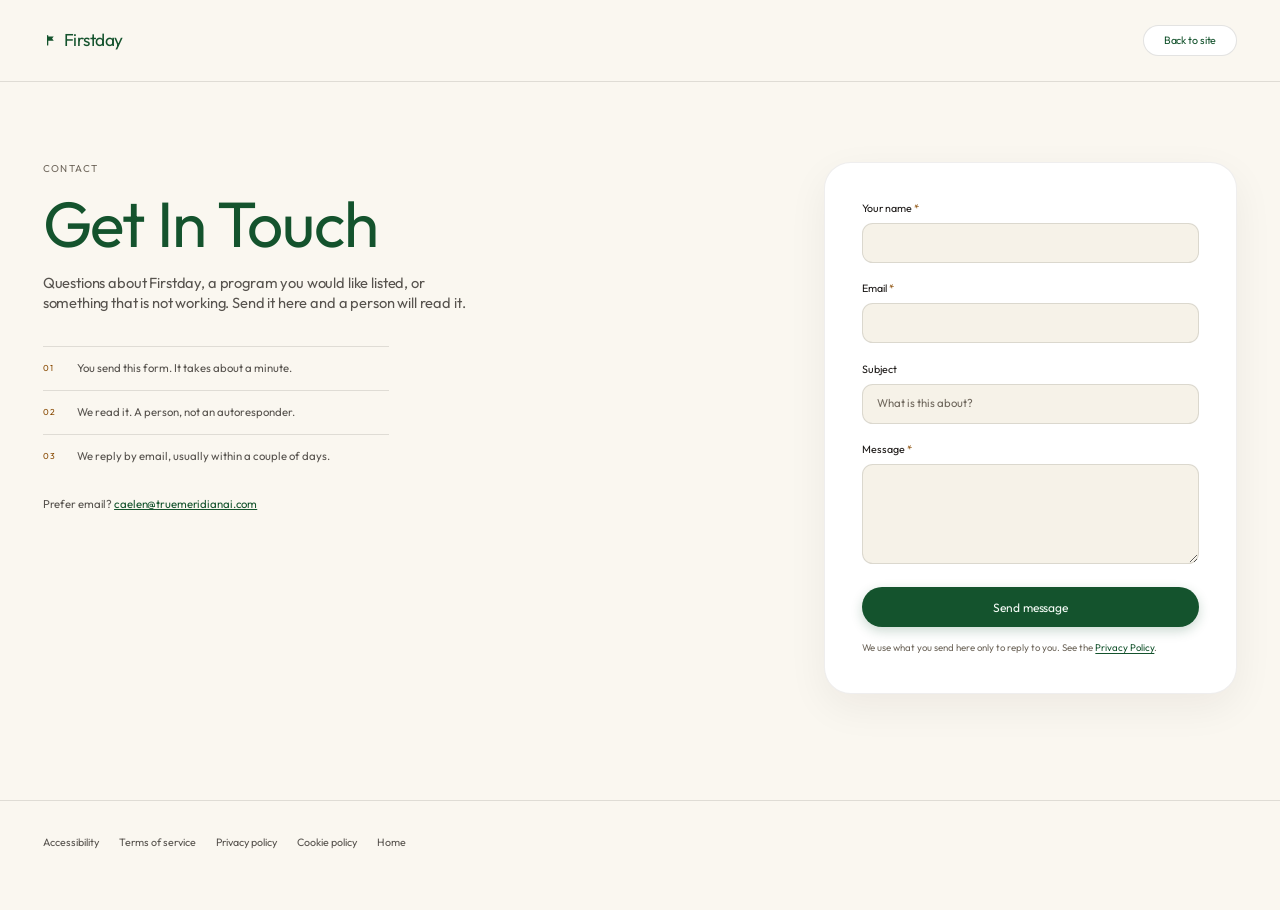
<file: contact.html>
<!DOCTYPE html>
<html lang="en-CA">
<head>
<meta charset="utf-8">
<meta name="viewport" content="width=device-width, initial-scale=1">
<title>Contact · Firstday</title>
<meta name="description" content="Get in touch with Firstday. For anyone looking for a trial day, and for the organizations that host them.">
<meta name="theme-color" content="#faf7f0">
<meta name="robots" content="index, follow">
<link rel="preconnect" href="https://fonts.googleapis.com">
<link rel="preconnect" href="https://fonts.gstatic.com" crossorigin>
<link href="https://fonts.googleapis.com/css2?family=Outfit:wght@300;400;500&display=swap" rel="stylesheet">
<link rel="stylesheet" href="assets/css/styles.css">
<link rel="stylesheet" href="assets/css/form.css">
<link rel="icon" href="data:image/svg+xml,<svg xmlns='http://www.w3.org/2000/svg' viewBox='0 0 24 24'><rect width='24' height='24' rx='6' fill='%2314532d'/><path d='M7.6 4.4v15.2' stroke='%23faf7f0' stroke-width='2' stroke-linecap='round'/><path d='M7.6 5.6h9.6l-2.6 3.4 2.6 3.4H7.6z' fill='%23faf7f0'/></svg>">
</head>
<body>

<a class="skip-link" href="#form">Skip to the form</a>

<header class="doc-head">
  <a class="wordmark" href="index.html">
    <svg viewBox="0 0 24 24" fill="none" aria-hidden="true">
      <path d="M7.6 4.4v15.2" stroke="currentColor" stroke-width="2.1" stroke-linecap="round"/>
      <path d="M7.6 5.6h10l-2.7 3.5 2.7 3.5h-10z" fill="currentColor"/>
    </svg>
    Firstday
  </a>
  <a class="btn btn--ghost" href="index.html">Back to site</a>
</header>

<main class="form-page">

  <div class="form-page__intro">
    <p class="eyebrow">Contact</p>
    <h1>Get In Touch</h1>
    <p class="lede">Questions about Firstday, a program you would like listed, or something that is not working. Send it here and a person will read it.</p>

    <ol class="next-steps">
      <li>You send this form. It takes about a minute.</li>
      <li>We read it. A person, not an autoresponder.</li>
      <li>We reply by email, usually within a couple of days.</li>
    </ol>

    <p class="lede" style="margin-top:calc(28 * var(--px));font-size:calc(17 * var(--px))">Prefer email? <a href="mailto:caelen@truemeridianai.com" style="color:var(--forest);text-decoration:underline">caelen@truemeridianai.com</a></p>
  </div>

  <div class="form-card" id="form">

    <form id="contactForm" novalidate>

      <div class="field" data-field>
        <label for="name">Your name <span class="req" aria-hidden="true">*</span></label>
        <input type="text" id="name" name="name" autocomplete="name" required
               data-error="Please tell us what to call you.">
        <p class="field-error" id="name-error" role="alert"></p>
      </div>

      <div class="field" data-field>
        <label for="email">Email <span class="req" aria-hidden="true">*</span></label>
        <input type="email" id="email" name="email" autocomplete="email" required
               inputmode="email" data-error="That email does not look right. Check it over?">
        <p class="field-error" id="email-error" role="alert"></p>
      </div>

      <div class="field" data-field>
        <label for="subject">Subject</label>
        <input type="text" id="subject" name="subject"
               placeholder="What is this about?">
      </div>

      <div class="field" data-field>
        <label for="message">Message <span class="req" aria-hidden="true">*</span></label>
        <textarea id="message" name="message" required minlength="10"
                  data-error="A sentence or two, so we know how to help."></textarea>
        <p class="field-error" id="message-error" role="alert"></p>
      </div>

      <button class="btn btn--primary" type="submit" id="submitBtn">Send message</button>

      <p class="form-foot">We use what you send here only to reply to you. See the <a href="legal/privacy.html">Privacy Policy</a>.</p>

      <div class="form-status" id="formStatus" role="status" aria-live="polite"></div>
    </form>

    <div class="form-done" id="formDone">
      <div class="form-done__mark" aria-hidden="true">
        <svg viewBox="0 0 24 24" fill="none"><path d="M4 12.5 9.5 18 20 6.5" stroke="currentColor" stroke-width="2.4" stroke-linecap="round" stroke-linejoin="round"/></svg>
      </div>
      <h2>Got it</h2>
      <p>Thanks for writing. We will get back to you by email.</p>
    </div>

  </div>

</main>

<nav class="doc-foot" aria-label="Legal">
  <a href="legal/accessibility.html">Accessibility</a>
  <a href="legal/terms.html">Terms of service</a>
  <a href="legal/privacy.html">Privacy policy</a>
  <a href="legal/cookies.html">Cookie policy</a>
  <a href="index.html">Home</a>
</nav>

<script src="assets/js/form.js"></script>
</body>
</html>
</file>
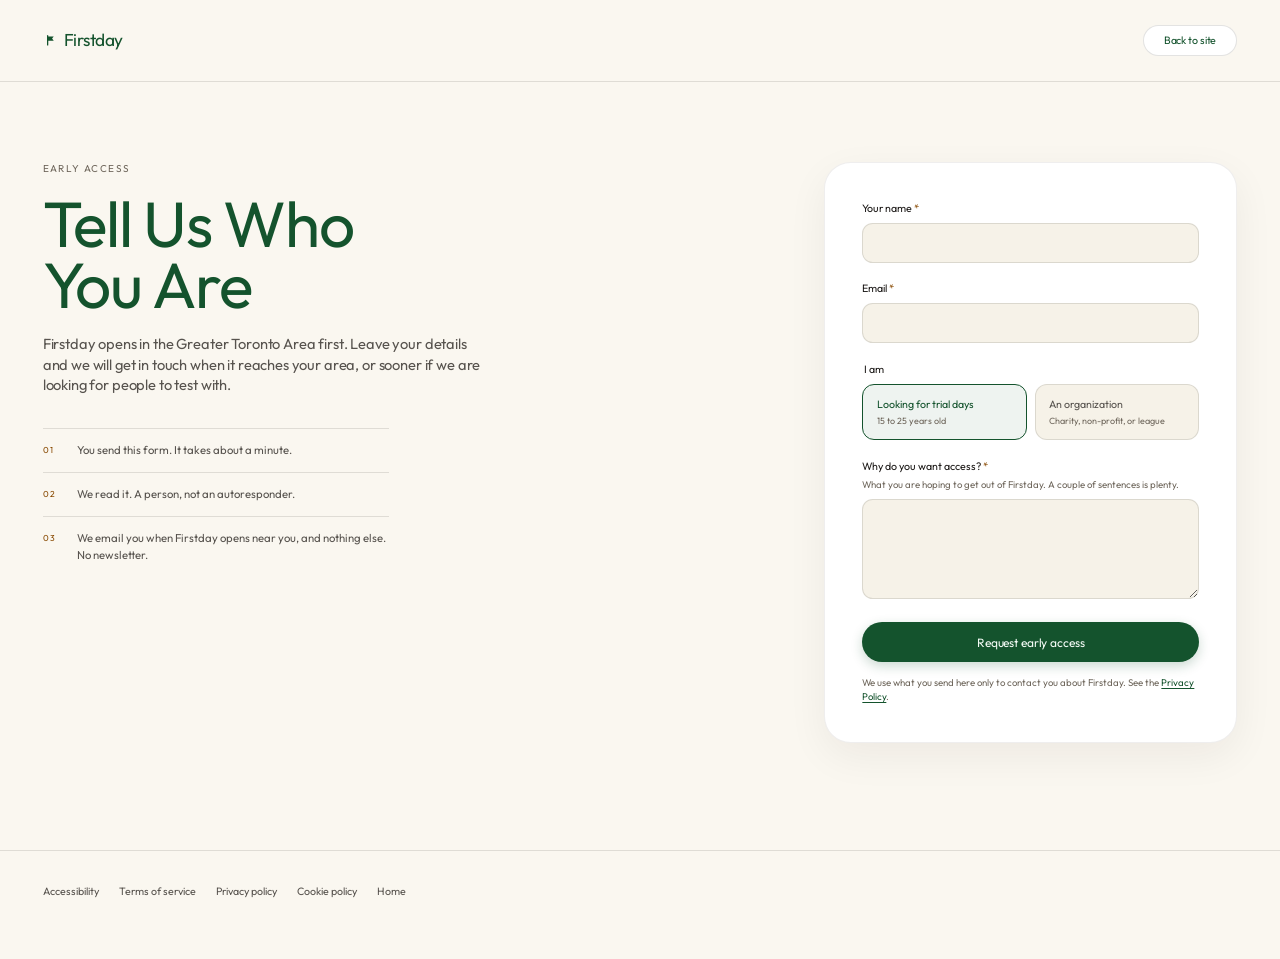
<file: early-access.html>
<!DOCTYPE html>
<html lang="en-CA">
<head>
<meta charset="utf-8">
<meta name="viewport" content="width=device-width, initial-scale=1">
<title>Get early access · Firstday</title>
<meta name="description" content="Join the Firstday early access list. For youth aged 15 to 25 in the Greater Toronto Area, and for the organizations that host them.">
<meta name="theme-color" content="#faf7f0">
<meta name="robots" content="index, follow">
<link rel="preconnect" href="https://fonts.googleapis.com">
<link rel="preconnect" href="https://fonts.gstatic.com" crossorigin>
<link href="https://fonts.googleapis.com/css2?family=Outfit:wght@300;400;500&display=swap" rel="stylesheet">
<link rel="stylesheet" href="assets/css/styles.css">
<link rel="stylesheet" href="assets/css/form.css">
<link rel="icon" href="data:image/svg+xml,<svg xmlns='http://www.w3.org/2000/svg' viewBox='0 0 24 24'><rect width='24' height='24' rx='6' fill='%2314532d'/><path d='M7.6 4.4v15.2' stroke='%23faf7f0' stroke-width='2' stroke-linecap='round'/><path d='M7.6 5.6h9.6l-2.6 3.4 2.6 3.4H7.6z' fill='%23faf7f0'/></svg>">
</head>
<body>

<a class="skip-link" href="#form">Skip to the form</a>

<header class="doc-head">
  <a class="wordmark" href="index.html">
    <svg viewBox="0 0 24 24" fill="none" aria-hidden="true">
      <path d="M7.6 4.4v15.2" stroke="currentColor" stroke-width="2.1" stroke-linecap="round"/>
      <path d="M7.6 5.6h10l-2.7 3.5 2.7 3.5h-10z" fill="currentColor"/>
    </svg>
    Firstday
  </a>
  <a class="btn btn--ghost" href="index.html">Back to site</a>
</header>

<main class="form-page">

  <div class="form-page__intro">
    <p class="eyebrow">Early access</p>
    <h1>Tell Us Who<br>You Are</h1>
    <p class="lede">Firstday opens in the Greater Toronto Area first. Leave your details and we will get in touch when it reaches your area, or sooner if we are looking for people to test with.</p>

    <ol class="next-steps">
      <li>You send this form. It takes about a minute.</li>
      <li>We read it. A person, not an autoresponder.</li>
      <li>We email you when Firstday opens near you, and nothing else. No newsletter.</li>
    </ol>
  </div>

  <div class="form-card" id="form">

    <form id="earlyAccess" novalidate>

      <div class="field" data-field>
        <label for="name">Your name <span class="req" aria-hidden="true">*</span></label>
        <input type="text" id="name" name="name" autocomplete="name" required
               data-error="Please tell us what to call you.">
        <p class="field-error" id="name-error" role="alert"></p>
      </div>

      <div class="field" data-field>
        <label for="email">Email <span class="req" aria-hidden="true">*</span></label>
        <input type="email" id="email" name="email" autocomplete="email" required
               inputmode="email" data-error="That email does not look right. Check it over?">
        <p class="field-error" id="email-error" role="alert"></p>
      </div>

      <fieldset class="fieldset">
        <legend class="fieldset__legend">I am</legend>
        <div class="choices">
          <label class="choice">
            <input type="radio" name="audience" value="youth" checked>
            <span>Looking for trial days<small>15 to 25 years old</small></span>
          </label>
          <label class="choice">
            <input type="radio" name="audience" value="organization">
            <span>An organization<small>Charity, non-profit, or league</small></span>
          </label>
        </div>
      </fieldset>

      <div class="field" data-field>
        <label for="message">Why do you want access? <span class="req" aria-hidden="true">*</span></label>
        <span class="hint">What you are hoping to get out of Firstday. A couple of sentences is plenty.</span>
        <textarea id="message" name="message" required minlength="10"
                  data-error="A sentence or two, so we know how to help."></textarea>
        <p class="field-error" id="message-error" role="alert"></p>
      </div>

      <button class="btn btn--primary" type="submit" id="submitBtn">Request early access</button>

      <p class="form-foot">We use what you send here only to contact you about Firstday. See the <a href="legal/privacy.html">Privacy Policy</a>.</p>

      <div class="form-status" id="formStatus" role="status" aria-live="polite"></div>
    </form>

    <div class="form-done" id="formDone">
      <div class="form-done__mark" aria-hidden="true">
        <svg viewBox="0 0 24 24" fill="none"><path d="M4 12.5 9.5 18 20 6.5" stroke="currentColor" stroke-width="2.4" stroke-linecap="round" stroke-linejoin="round"/></svg>
      </div>
      <h2>Got it</h2>
      <p>Thanks. We will email you when Firstday opens in your area.</p>
    </div>

  </div>

</main>

<nav class="doc-foot" aria-label="Legal">
  <a href="legal/accessibility.html">Accessibility</a>
  <a href="legal/terms.html">Terms of service</a>
  <a href="legal/privacy.html">Privacy policy</a>
  <a href="legal/cookies.html">Cookie policy</a>
  <a href="index.html">Home</a>
</nav>

<script src="assets/js/form.js"></script>
</body>
</html>
</file>
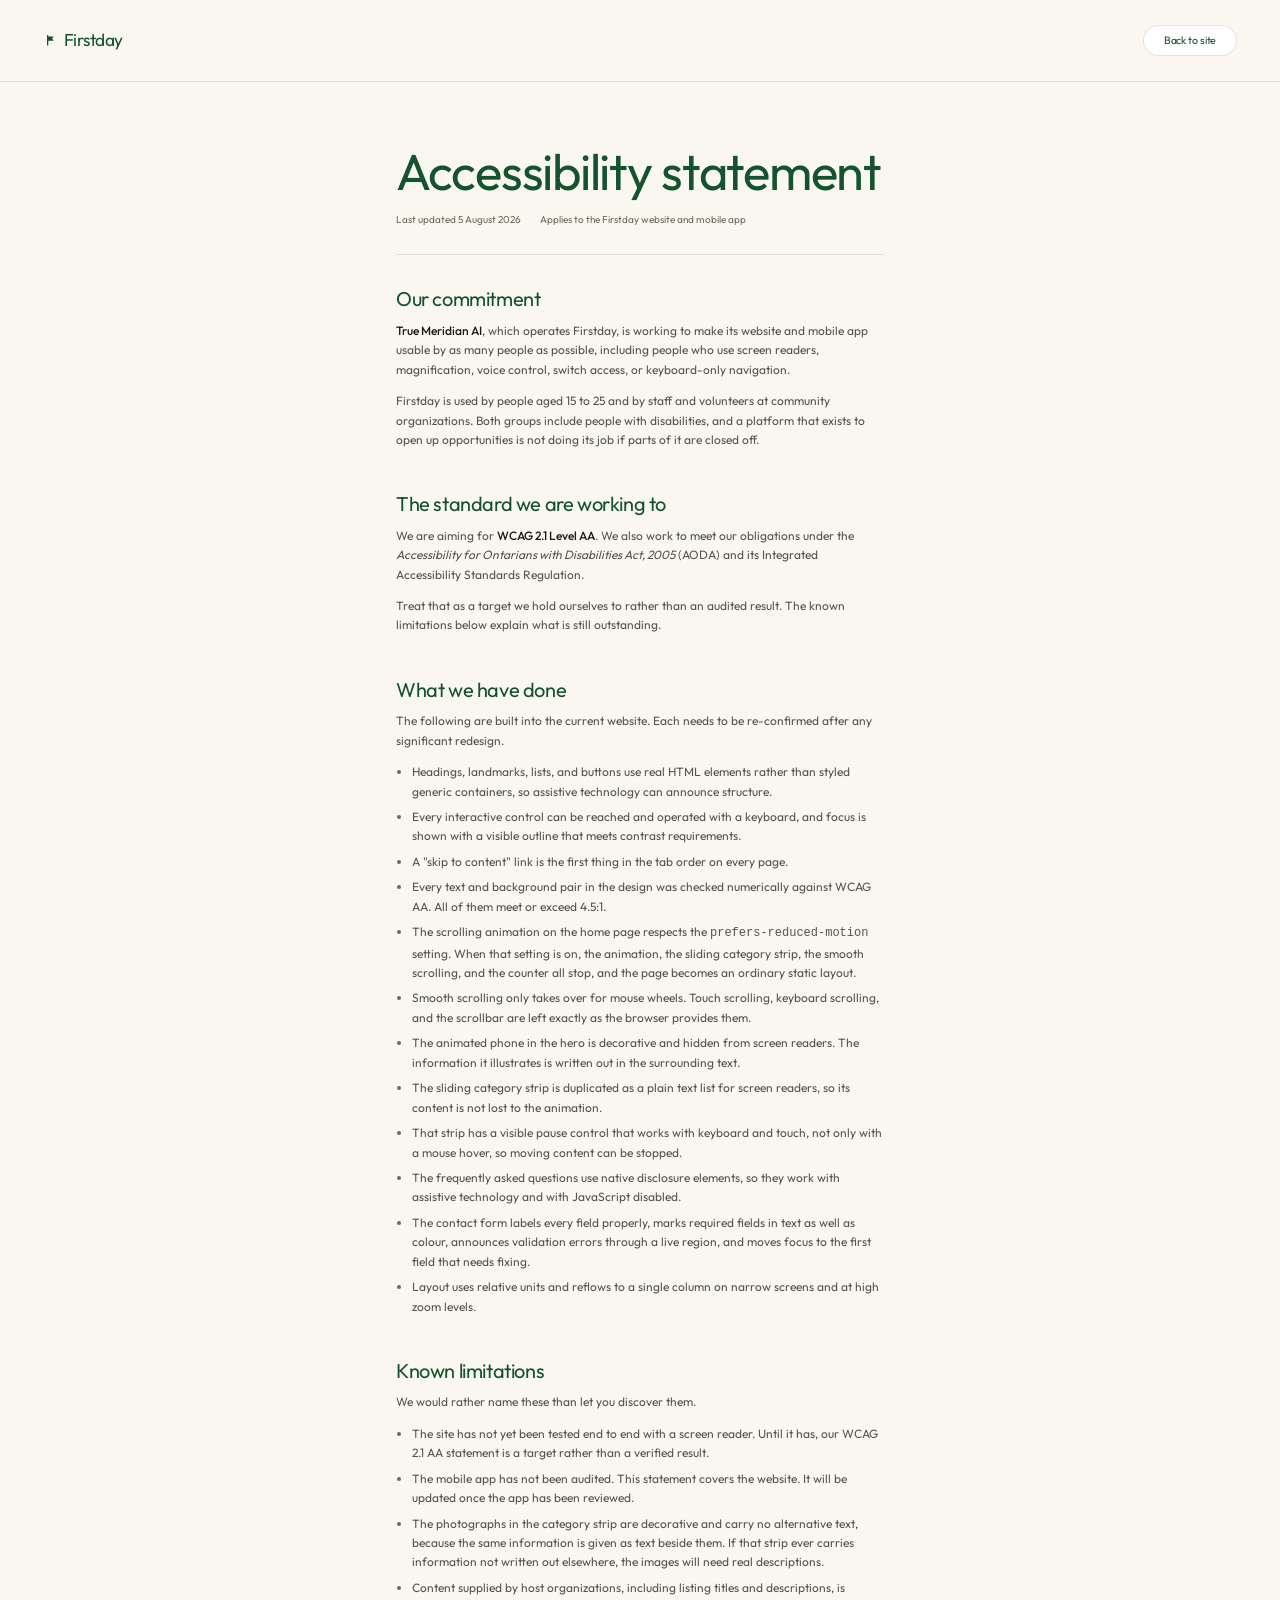
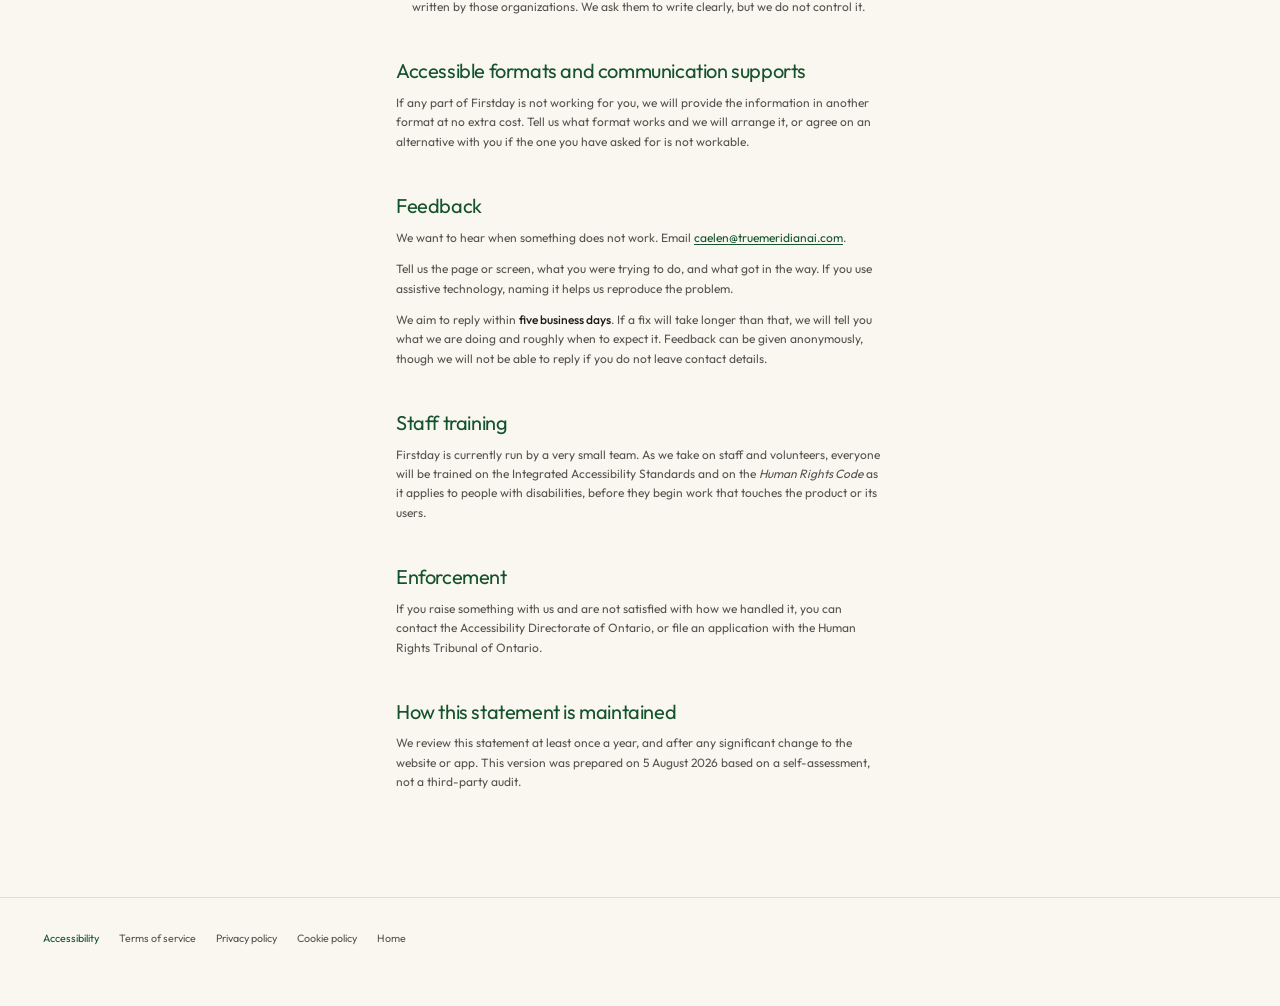
<file: legal/accessibility.html>
<!DOCTYPE html>
<html lang="en-CA">
<head>
<meta charset="utf-8">
<meta name="viewport" content="width=device-width, initial-scale=1">
<title>Accessibility statement · Firstday</title>
<meta name="description" content="Firstday's accessibility statement, our WCAG 2.1 Level AA target, known limitations, and how to give feedback or request an accessible format.">
<meta name="theme-color" content="#faf7f0">
<link rel="preconnect" href="https://fonts.googleapis.com">
<link rel="preconnect" href="https://fonts.gstatic.com" crossorigin>
<link href="https://fonts.googleapis.com/css2?family=Outfit:wght@300;400;500&display=swap" rel="stylesheet">
<link rel="stylesheet" href="../assets/css/styles.css">
<link rel="stylesheet" href="../assets/css/legal.css">
<link rel="icon" href="data:image/svg+xml,<svg xmlns='http://www.w3.org/2000/svg' viewBox='0 0 24 24'><rect width='24' height='24' rx='6' fill='%2314532d'/><path d='M7.6 4.4v15.2' stroke='%23faf7f0' stroke-width='2' stroke-linecap='round'/><path d='M7.6 5.6h9.6l-2.6 3.4 2.6 3.4H7.6z' fill='%23faf7f0'/></svg>">
</head>
<body>

<!--
  ==========================================================================
  NOT REVIEWED BY A LAWYER, AND NOT YET AUDITED.

  Everything under "What we have done" was built deliberately and verified in
  code and in a browser. Contrast was checked numerically. But no screen
  reader test and no third-party audit has been run, which is why the
  conformance claim below is worded as a target rather than a result.

  Do not upgrade that wording to a conformance claim until a real audit backs
  it. Publishing an inaccurate accessibility statement is worse than
  publishing none.

  REVIEW: AODA information and communications obligations scale with how many
  employees the organization has in Ontario. Confirm with counsel which ones
  currently apply to True Meridian AI and adjust the "standard" section.
  The staff training section is a placeholder until training actually exists.
  ==========================================================================
-->

<a class="skip-link" href="#doc">Skip to content</a>

<header class="doc-head">
  <a class="wordmark" href="../index.html">
    <svg viewBox="0 0 24 24" fill="none" aria-hidden="true">
      <path d="M7.6 4.4v15.2" stroke="currentColor" stroke-width="2.1" stroke-linecap="round"/>
      <path d="M7.6 5.6h10l-2.7 3.5 2.7 3.5h-10z" fill="currentColor"/>
    </svg>
    Firstday
  </a>
  <a class="btn btn--ghost" href="../index.html">Back to site</a>
</header>

<main class="doc" id="doc">

<h1>Accessibility statement</h1>

<div class="doc__meta">
  <span>Last updated 5 August 2026</span>
  <span>Applies to the Firstday website and mobile app</span>
</div>

<h2>Our commitment</h2>
<p><strong>True Meridian AI</strong>, which operates Firstday, is working to make its website and mobile app usable by as many people as possible, including people who use screen readers, magnification, voice control, switch access, or keyboard-only navigation.</p>
<p>Firstday is used by people aged 15 to 25 and by staff and volunteers at community organizations. Both groups include people with disabilities, and a platform that exists to open up opportunities is not doing its job if parts of it are closed off.</p>

<h2>The standard we are working to</h2>
<p>We are aiming for <strong>WCAG 2.1 Level AA</strong>. We also work to meet our obligations under the <em>Accessibility for Ontarians with Disabilities Act, 2005</em> (AODA) and its Integrated Accessibility Standards Regulation.</p>
<p>Treat that as a target we hold ourselves to rather than an audited result. The known limitations below explain what is still outstanding.</p>

<h2>What we have done</h2>
<p>The following are built into the current website. Each needs to be re-confirmed after any significant redesign.</p>
<ul>
  <li>Headings, landmarks, lists, and buttons use real HTML elements rather than styled generic containers, so assistive technology can announce structure.</li>
  <li>Every interactive control can be reached and operated with a keyboard, and focus is shown with a visible outline that meets contrast requirements.</li>
  <li>A "skip to content" link is the first thing in the tab order on every page.</li>
  <li>Every text and background pair in the design was checked numerically against WCAG AA. All of them meet or exceed 4.5:1.</li>
  <li>The scrolling animation on the home page respects the <code>prefers-reduced-motion</code> setting. When that setting is on, the animation, the sliding category strip, the smooth scrolling, and the counter all stop, and the page becomes an ordinary static layout.</li>
  <li>Smooth scrolling only takes over for mouse wheels. Touch scrolling, keyboard scrolling, and the scrollbar are left exactly as the browser provides them.</li>
  <li>The animated phone in the hero is decorative and hidden from screen readers. The information it illustrates is written out in the surrounding text.</li>
  <li>The sliding category strip is duplicated as a plain text list for screen readers, so its content is not lost to the animation.</li>
  <li>That strip has a visible pause control that works with keyboard and touch, not only with a mouse hover, so moving content can be stopped.</li>
  <li>The frequently asked questions use native disclosure elements, so they work with assistive technology and with JavaScript disabled.</li>
  <li>The contact form labels every field properly, marks required fields in text as well as colour, announces validation errors through a live region, and moves focus to the first field that needs fixing.</li>
  <li>Layout uses relative units and reflows to a single column on narrow screens and at high zoom levels.</li>
</ul>

<h2>Known limitations</h2>
<p>We would rather name these than let you discover them.</p>
<ul>
  <li>The site has not yet been tested end to end with a screen reader. Until it has, our WCAG 2.1 AA statement is a target rather than a verified result.</li>
  <li>The mobile app has not been audited. This statement covers the website. It will be updated once the app has been reviewed.</li>
  <li>The photographs in the category strip are decorative and carry no alternative text, because the same information is given as text beside them. If that strip ever carries information not written out elsewhere, the images will need real descriptions.</li>
  <li>Content supplied by host organizations, including listing titles and descriptions, is written by those organizations. We ask them to write clearly, but we do not control it.</li>
</ul>

<h2>Accessible formats and communication supports</h2>
<p>If any part of Firstday is not working for you, we will provide the information in another format at no extra cost. Tell us what format works and we will arrange it, or agree on an alternative with you if the one you have asked for is not workable.</p>

<h2>Feedback</h2>
<p>We want to hear when something does not work. Email <a href="mailto:caelen@truemeridianai.com">caelen@truemeridianai.com</a>.</p>
<p>Tell us the page or screen, what you were trying to do, and what got in the way. If you use assistive technology, naming it helps us reproduce the problem.</p>
<p>We aim to reply within <strong>five business days</strong>. If a fix will take longer than that, we will tell you what we are doing and roughly when to expect it. Feedback can be given anonymously, though we will not be able to reply if you do not leave contact details.</p>

<h2>Staff training</h2>
<p>Firstday is currently run by a very small team. As we take on staff and volunteers, everyone will be trained on the Integrated Accessibility Standards and on the <em>Human Rights Code</em> as it applies to people with disabilities, before they begin work that touches the product or its users.</p>

<h2>Enforcement</h2>
<p>If you raise something with us and are not satisfied with how we handled it, you can contact the Accessibility Directorate of Ontario, or file an application with the Human Rights Tribunal of Ontario.</p>

<h2>How this statement is maintained</h2>
<p>We review this statement at least once a year, and after any significant change to the website or app. This version was prepared on 5 August 2026 based on a self-assessment, not a third-party audit.</p>

</main>

<nav class="doc-foot" aria-label="Legal">
  <a href="accessibility.html" aria-current="page">Accessibility</a>
  <a href="terms.html">Terms of service</a>
  <a href="privacy.html">Privacy policy</a>
  <a href="cookies.html">Cookie policy</a>
  <a href="../index.html">Home</a>
</nav>

</body>
</html>
</file>
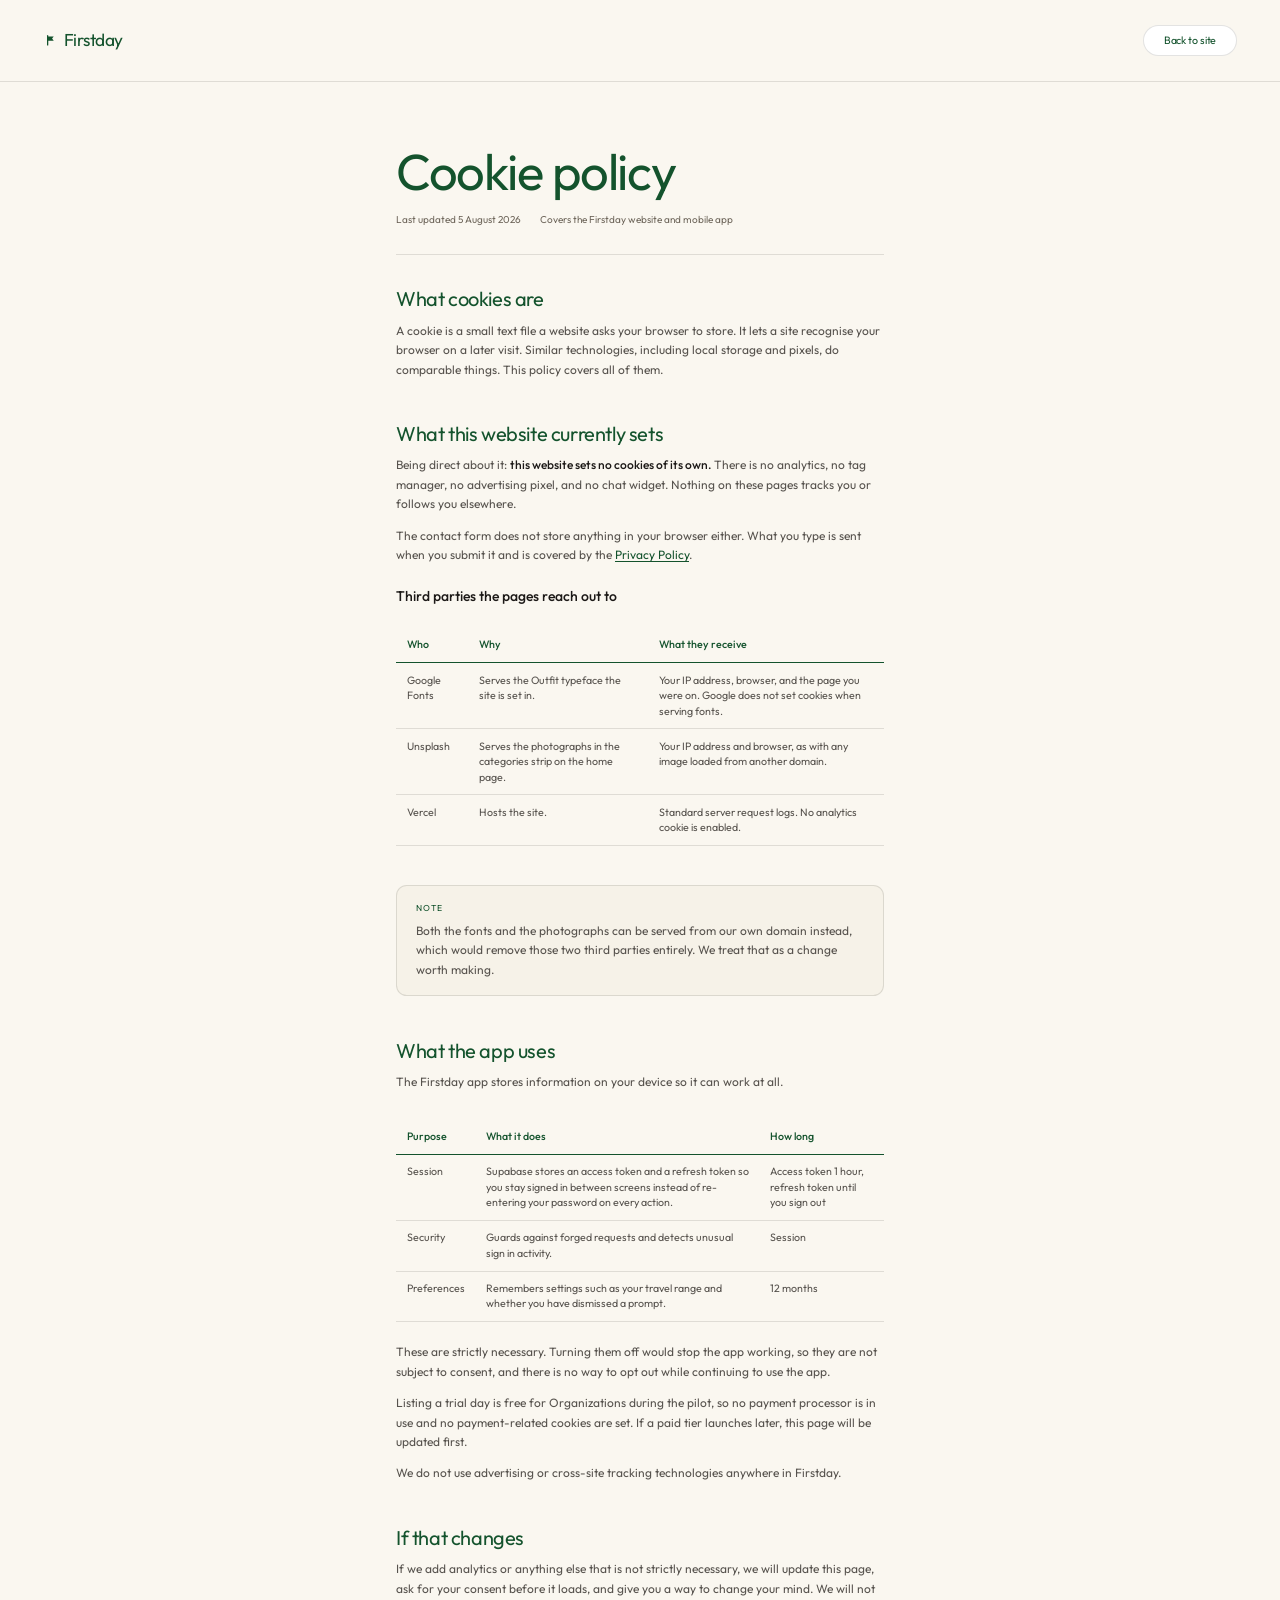
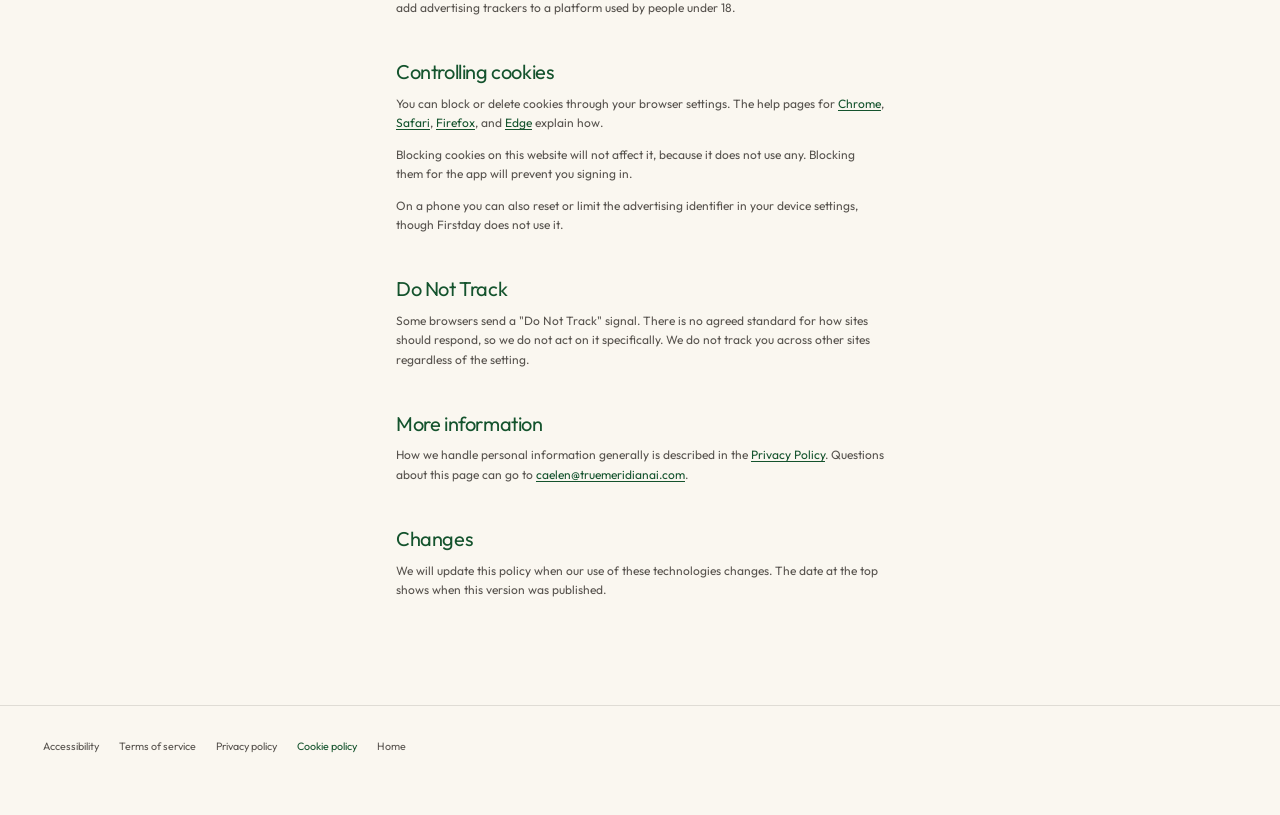
<file: legal/cookies.html>
<!DOCTYPE html>
<html lang="en-CA">
<head>
<meta charset="utf-8">
<meta name="viewport" content="width=device-width, initial-scale=1">
<title>Cookie policy · Firstday</title>
<meta name="description" content="What cookies and similar technologies Firstday uses, what the marketing site loads from third parties, and how to control it.">
<meta name="theme-color" content="#faf7f0">
<link rel="preconnect" href="https://fonts.googleapis.com">
<link rel="preconnect" href="https://fonts.gstatic.com" crossorigin>
<link href="https://fonts.googleapis.com/css2?family=Outfit:wght@300;400;500&display=swap" rel="stylesheet">
<link rel="stylesheet" href="../assets/css/styles.css">
<link rel="stylesheet" href="../assets/css/legal.css">
<link rel="icon" href="data:image/svg+xml,<svg xmlns='http://www.w3.org/2000/svg' viewBox='0 0 24 24'><rect width='24' height='24' rx='6' fill='%2314532d'/><path d='M7.6 4.4v15.2' stroke='%23faf7f0' stroke-width='2' stroke-linecap='round'/><path d='M7.6 5.6h9.6l-2.6 3.4 2.6 3.4H7.6z' fill='%23faf7f0'/></svg>">
</head>
<body>

<!--
  ==========================================================================
  NOT REVIEWED BY A LAWYER. Drafted by an AI assistant.

  This describes the marketing site exactly as built on 5 August 2026. The
  moment you add analytics, a tag manager, Vercel Web Analytics, embedded
  video, a chat widget, or any advertising pixel, this page is wrong and a
  consent banner will almost certainly be required.

  The app section is written from intended behaviour. Check it against what
  Supabase auth actually sets once the app exists, and add a payments row back
  in if a paid tier for Organizations ever launches.
  ==========================================================================
-->

<a class="skip-link" href="#doc">Skip to content</a>

<header class="doc-head">
  <a class="wordmark" href="../index.html">
    <svg viewBox="0 0 24 24" fill="none" aria-hidden="true">
      <path d="M7.6 4.4v15.2" stroke="currentColor" stroke-width="2.1" stroke-linecap="round"/>
      <path d="M7.6 5.6h10l-2.7 3.5 2.7 3.5h-10z" fill="currentColor"/>
    </svg>
    Firstday
  </a>
  <a class="btn btn--ghost" href="../index.html">Back to site</a>
</header>

<main class="doc" id="doc">

<h1>Cookie policy</h1>

<div class="doc__meta">
  <span>Last updated 5 August 2026</span>
  <span>Covers the Firstday website and mobile app</span>
</div>

<h2>What cookies are</h2>
<p>A cookie is a small text file a website asks your browser to store. It lets a site recognise your browser on a later visit. Similar technologies, including local storage and pixels, do comparable things. This policy covers all of them.</p>

<h2>What this website currently sets</h2>
<p>Being direct about it: <strong>this website sets no cookies of its own.</strong> There is no analytics, no tag manager, no advertising pixel, and no chat widget. Nothing on these pages tracks you or follows you elsewhere.</p>
<p>The contact form does not store anything in your browser either. What you type is sent when you submit it and is covered by the <a href="privacy.html">Privacy Policy</a>.</p>

<h3>Third parties the pages reach out to</h3>
<div class="doc__scroll">
<table>
  <thead>
    <tr><th scope="col">Who</th><th scope="col">Why</th><th scope="col">What they receive</th></tr>
  </thead>
  <tbody>
    <tr>
      <td>Google Fonts</td>
      <td>Serves the Outfit typeface the site is set in.</td>
      <td>Your IP address, browser, and the page you were on. Google does not set cookies when serving fonts.</td>
    </tr>
    <tr>
      <td>Unsplash</td>
      <td>Serves the photographs in the categories strip on the home page.</td>
      <td>Your IP address and browser, as with any image loaded from another domain.</td>
    </tr>
    <tr>
      <td>Vercel</td>
      <td>Hosts the site.</td>
      <td>Standard server request logs. No analytics cookie is enabled.</td>
    </tr>
  </tbody>
</table>
</div>
<div class="callout">
  <p>Both the fonts and the photographs can be served from our own domain instead, which would remove those two third parties entirely. We treat that as a change worth making.</p>
</div>

<h2>What the app uses</h2>
<p>The Firstday app stores information on your device so it can work at all.</p>
<div class="doc__scroll">
<table>
  <thead>
    <tr><th scope="col">Purpose</th><th scope="col">What it does</th><th scope="col">How long</th></tr>
  </thead>
  <tbody>
    <tr>
      <td>Session</td>
      <td>Supabase stores an access token and a refresh token so you stay signed in between screens instead of re-entering your password on every action.</td>
      <td>Access token 1 hour, refresh token until you sign out</td>
    </tr>
    <tr>
      <td>Security</td>
      <td>Guards against forged requests and detects unusual sign in activity.</td>
      <td>Session</td>
    </tr>
    <tr>
      <td>Preferences</td>
      <td>Remembers settings such as your travel range and whether you have dismissed a prompt.</td>
      <td>12 months</td>
    </tr>
  </tbody>
</table>
</div>
<p>These are strictly necessary. Turning them off would stop the app working, so they are not subject to consent, and there is no way to opt out while continuing to use the app.</p>
<p>Listing a trial day is free for Organizations during the pilot, so no payment processor is in use and no payment-related cookies are set. If a paid tier launches later, this page will be updated first.</p>
<p>We do not use advertising or cross-site tracking technologies anywhere in Firstday.</p>

<h2>If that changes</h2>
<p>If we add analytics or anything else that is not strictly necessary, we will update this page, ask for your consent before it loads, and give you a way to change your mind. We will not add advertising trackers to a platform used by people under 18.</p>

<h2>Controlling cookies</h2>
<p>You can block or delete cookies through your browser settings. The help pages for <a href="https://support.google.com/chrome/answer/95647" rel="noopener">Chrome</a>, <a href="https://support.apple.com/en-ca/guide/safari/sfri11471/mac" rel="noopener">Safari</a>, <a href="https://support.mozilla.org/en-US/kb/enhanced-tracking-protection-firefox-desktop" rel="noopener">Firefox</a>, and <a href="https://support.microsoft.com/en-us/microsoft-edge" rel="noopener">Edge</a> explain how.</p>
<p>Blocking cookies on this website will not affect it, because it does not use any. Blocking them for the app will prevent you signing in.</p>
<p>On a phone you can also reset or limit the advertising identifier in your device settings, though Firstday does not use it.</p>

<h2>Do Not Track</h2>
<p>Some browsers send a "Do Not Track" signal. There is no agreed standard for how sites should respond, so we do not act on it specifically. We do not track you across other sites regardless of the setting.</p>

<h2>More information</h2>
<p>How we handle personal information generally is described in the <a href="privacy.html">Privacy Policy</a>. Questions about this page can go to <a href="mailto:caelen@truemeridianai.com">caelen@truemeridianai.com</a>.</p>

<h2>Changes</h2>
<p>We will update this policy when our use of these technologies changes. The date at the top shows when this version was published.</p>

</main>

<nav class="doc-foot" aria-label="Legal">
  <a href="accessibility.html">Accessibility</a>
  <a href="terms.html">Terms of service</a>
  <a href="privacy.html">Privacy policy</a>
  <a href="cookies.html" aria-current="page">Cookie policy</a>
  <a href="../index.html">Home</a>
</nav>

</body>
</html>
</file>
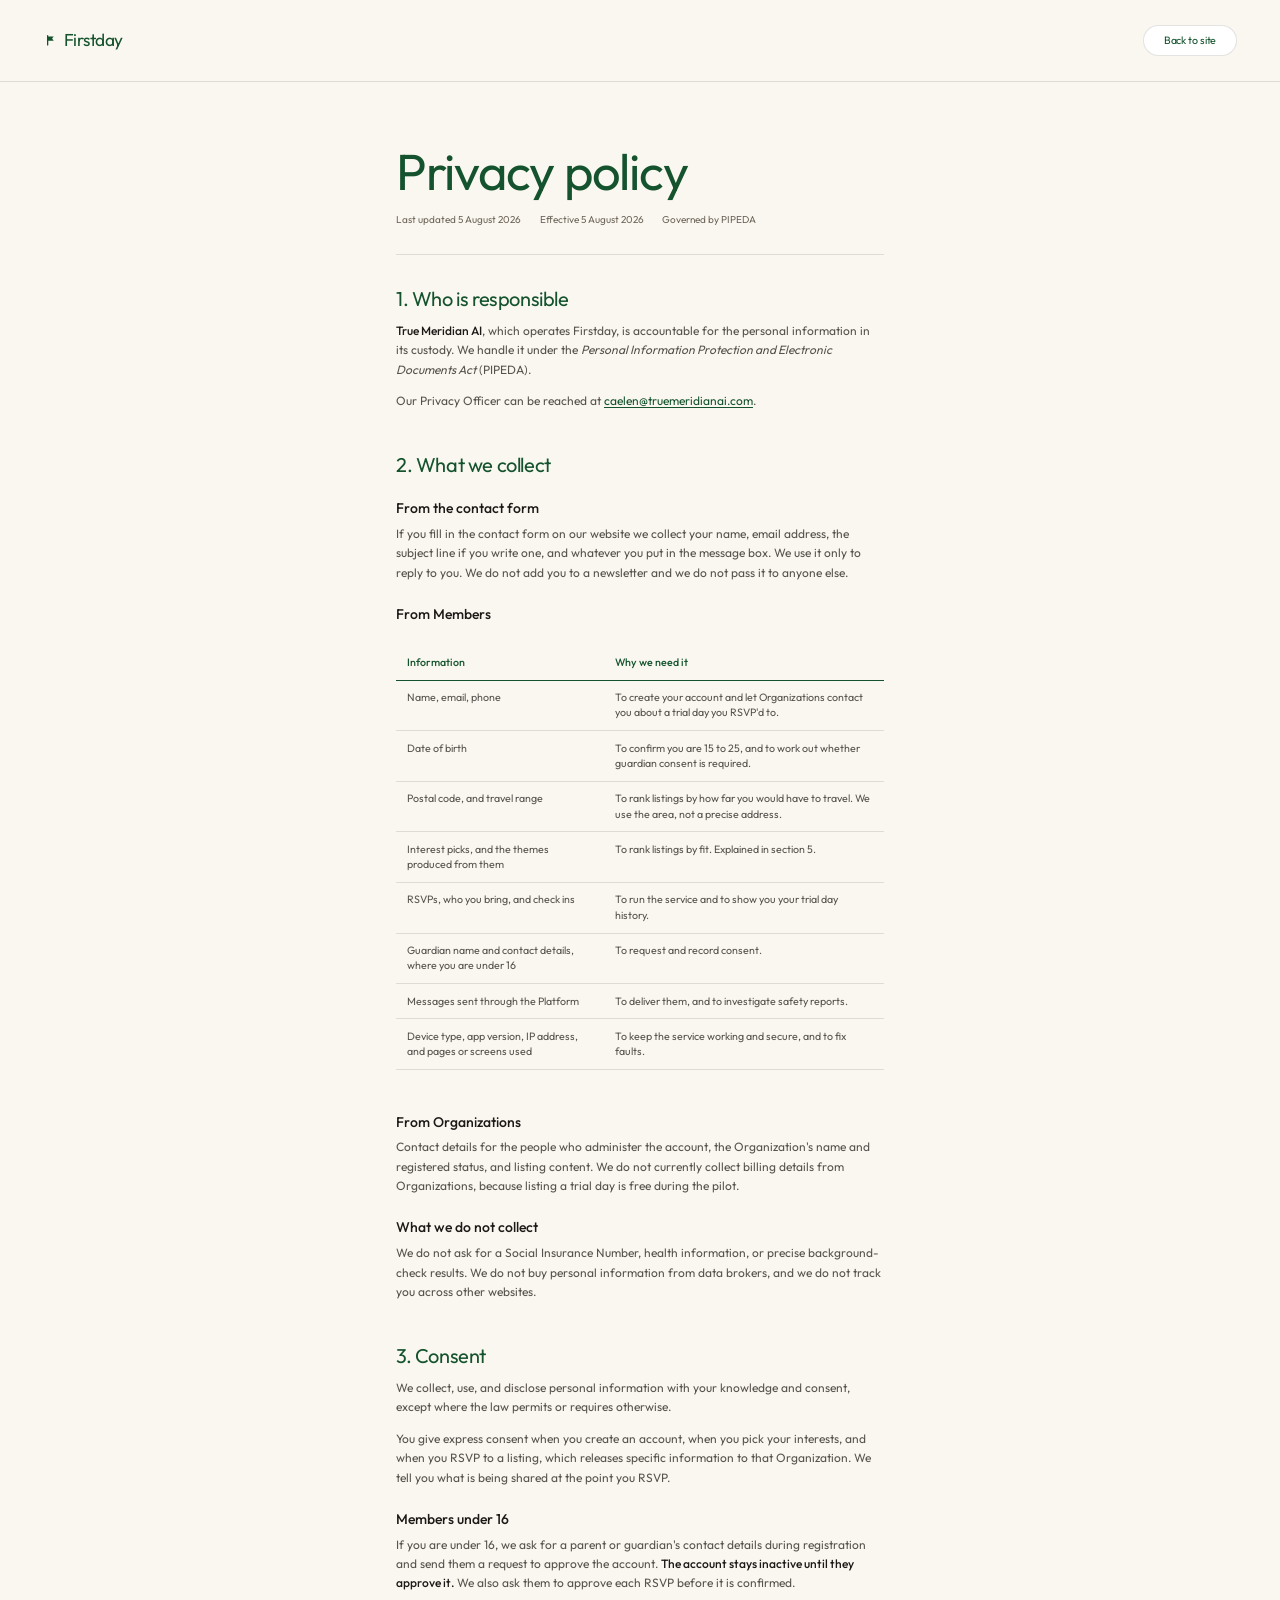
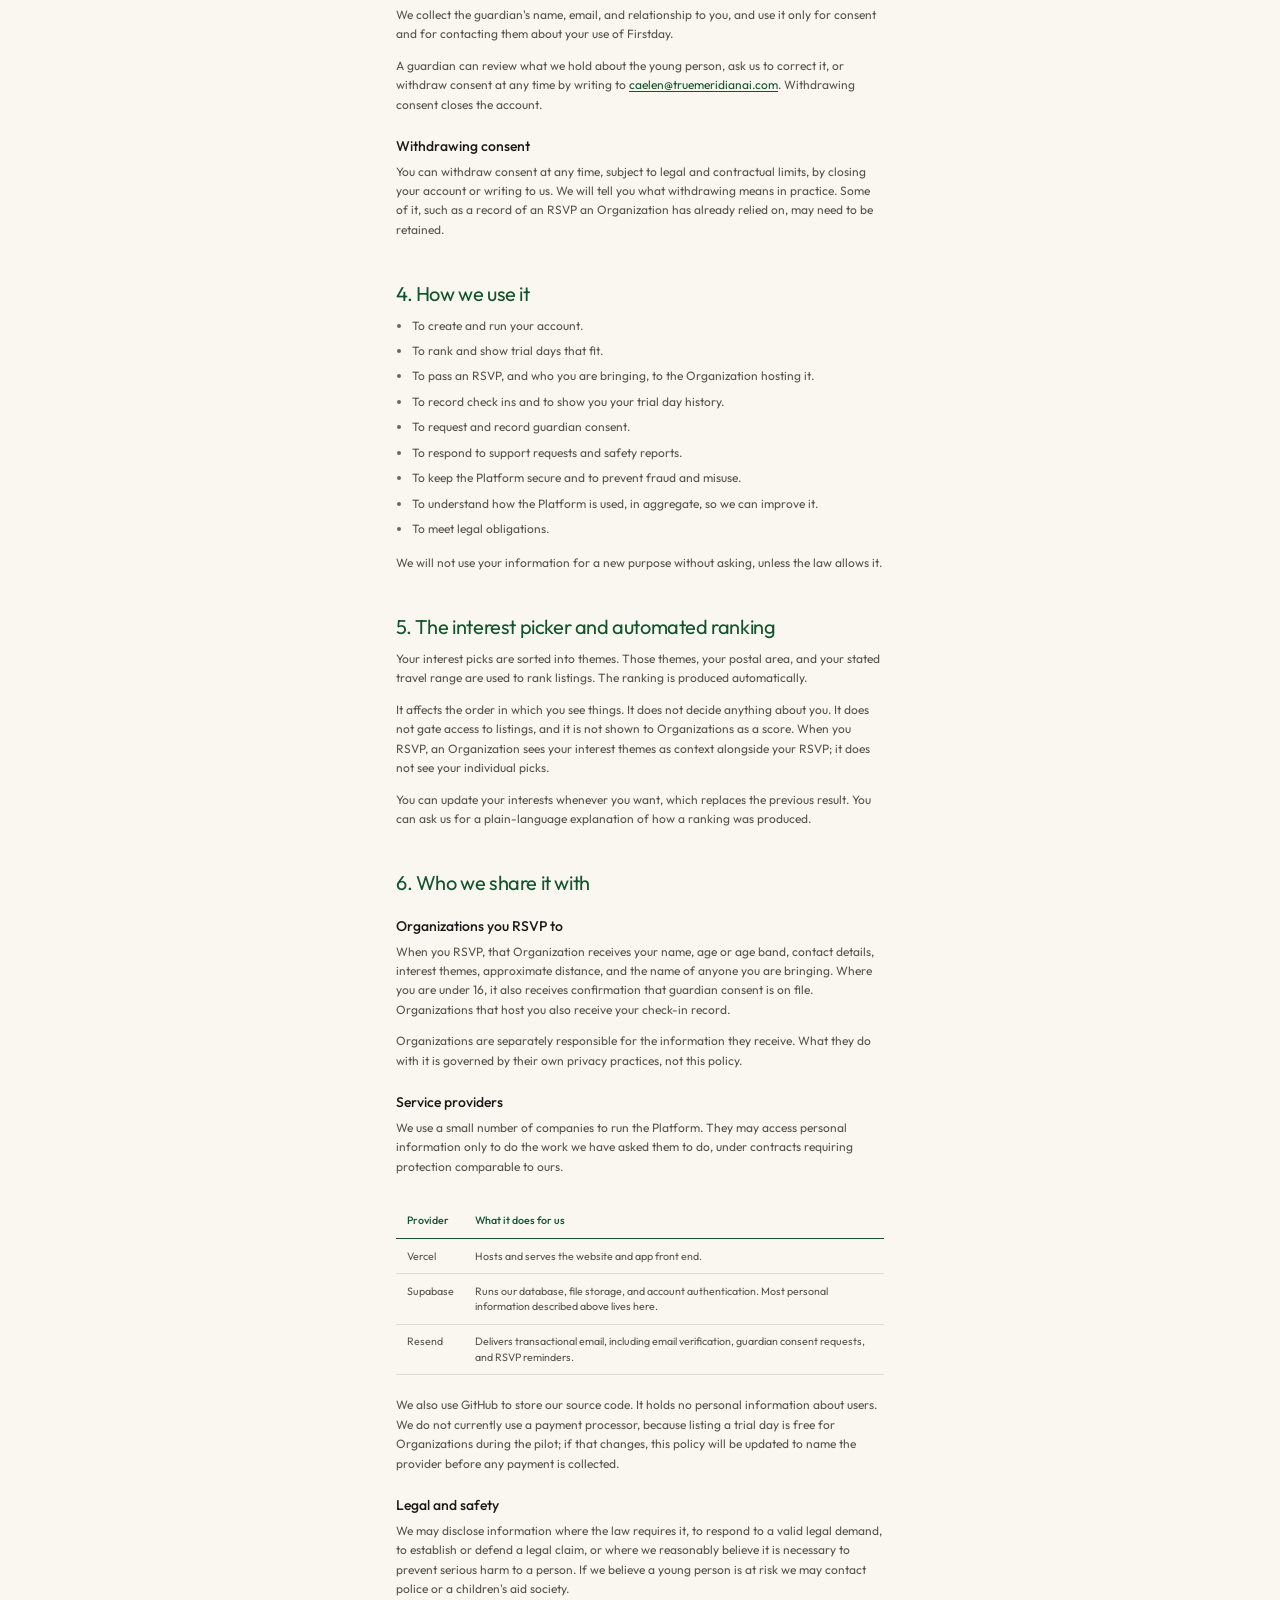
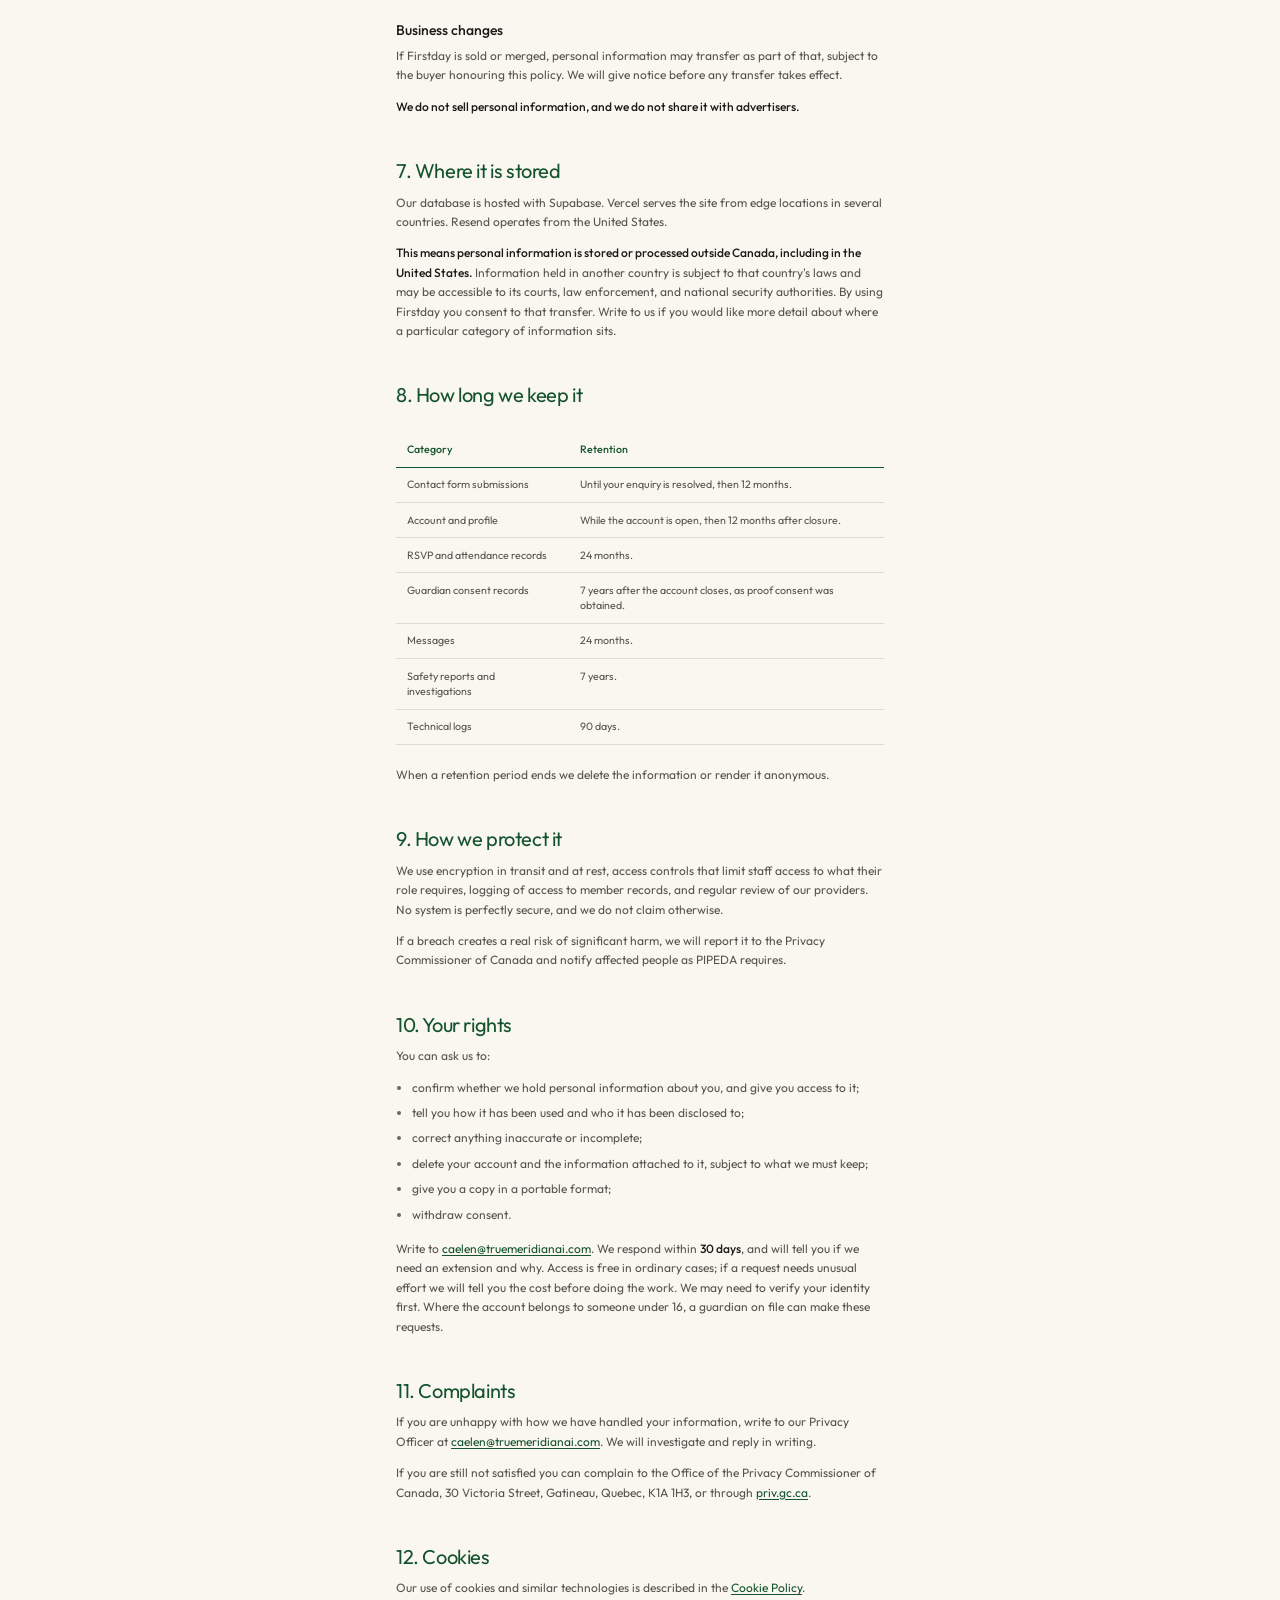
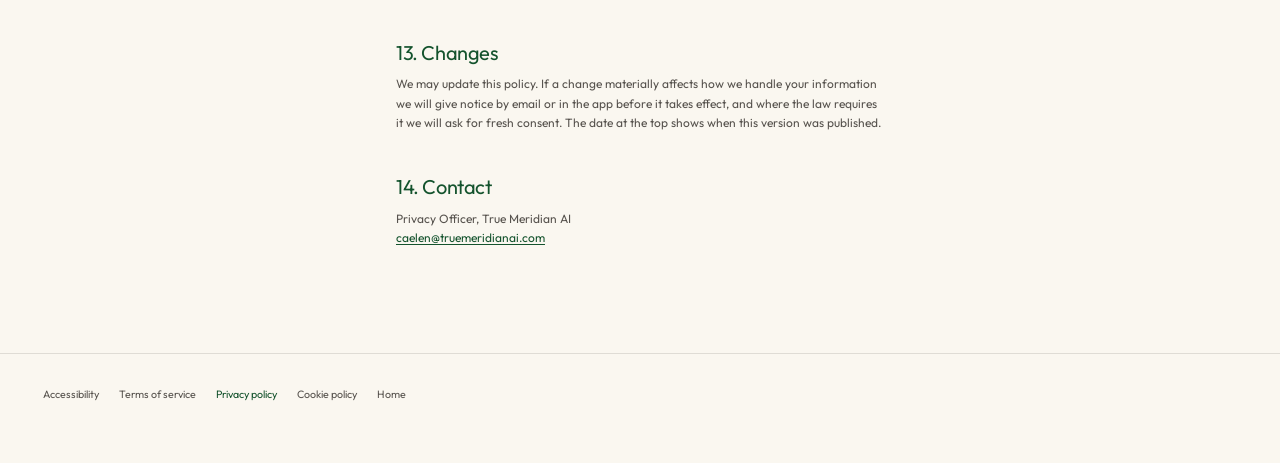
<file: legal/privacy.html>
<!DOCTYPE html>
<html lang="en-CA">
<head>
<meta charset="utf-8">
<meta name="viewport" content="width=device-width, initial-scale=1">
<title>Privacy policy · Firstday</title>
<meta name="description" content="How Firstday collects, uses, discloses, and protects personal information, including the information of members under 16.">
<meta name="theme-color" content="#faf7f0">
<link rel="preconnect" href="https://fonts.googleapis.com">
<link rel="preconnect" href="https://fonts.gstatic.com" crossorigin>
<link href="https://fonts.googleapis.com/css2?family=Outfit:wght@300;400;500&display=swap" rel="stylesheet">
<link rel="stylesheet" href="../assets/css/styles.css">
<link rel="stylesheet" href="../assets/css/legal.css">
<link rel="icon" href="data:image/svg+xml,<svg xmlns='http://www.w3.org/2000/svg' viewBox='0 0 24 24'><rect width='24' height='24' rx='6' fill='%2314532d'/><path d='M7.6 4.4v15.2' stroke='%23faf7f0' stroke-width='2' stroke-linecap='round'/><path d='M7.6 5.6h9.6l-2.6 3.4 2.6 3.4H7.6z' fill='%23faf7f0'/></svg>">
</head>
<body>

<!--
  ==========================================================================
  NOT REVIEWED BY A LAWYER.

  Drafted by an AI assistant. It describes intended practice. Before you rely
  on it, confirm the product actually does what it says: what is collected,
  where it is stored, who it goes to, and how long it is kept. A privacy
  policy that does not match the system is itself a compliance problem.

  Firstday handles the personal information of minors, which raises the bar for
  meaningful consent. Get a lawyer to review this and complete a privacy
  impact assessment before launch.

  The retention periods below are placeholders chosen as defensible defaults,
  not values derived from your actual systems. Confirm each one.
  ==========================================================================
-->

<a class="skip-link" href="#doc">Skip to content</a>

<header class="doc-head">
  <a class="wordmark" href="../index.html">
    <svg viewBox="0 0 24 24" fill="none" aria-hidden="true">
      <path d="M7.6 4.4v15.2" stroke="currentColor" stroke-width="2.1" stroke-linecap="round"/>
      <path d="M7.6 5.6h10l-2.7 3.5 2.7 3.5h-10z" fill="currentColor"/>
    </svg>
    Firstday
  </a>
  <a class="btn btn--ghost" href="../index.html">Back to site</a>
</header>

<main class="doc" id="doc">

<h1>Privacy policy</h1>

<div class="doc__meta">
  <span>Last updated 5 August 2026</span>
  <span>Effective 5 August 2026</span>
  <span>Governed by PIPEDA</span>
</div>

<h2>1. Who is responsible</h2>
<p><strong>True Meridian AI</strong>, which operates Firstday, is accountable for the personal information in its custody. We handle it under the <em>Personal Information Protection and Electronic Documents Act</em> (PIPEDA).</p>
<p>Our Privacy Officer can be reached at <a href="mailto:caelen@truemeridianai.com">caelen@truemeridianai.com</a>.</p>

<h2>2. What we collect</h2>

<h3>From the contact form</h3>
<p>If you fill in the contact form on our website we collect your name, email address, the subject line if you write one, and whatever you put in the message box. We use it only to reply to you. We do not add you to a newsletter and we do not pass it to anyone else.</p>

<h3>From Members</h3>
<div class="doc__scroll">
<table>
  <thead>
    <tr><th scope="col">Information</th><th scope="col">Why we need it</th></tr>
  </thead>
  <tbody>
    <tr><td>Name, email, phone</td><td>To create your account and let Organizations contact you about a trial day you RSVP'd to.</td></tr>
    <tr><td>Date of birth</td><td>To confirm you are 15 to 25, and to work out whether guardian consent is required.</td></tr>
    <tr><td>Postal code, and travel range</td><td>To rank listings by how far you would have to travel. We use the area, not a precise address.</td></tr>
    <tr><td>Interest picks, and the themes produced from them</td><td>To rank listings by fit. Explained in section 5.</td></tr>
    <tr><td>RSVPs, who you bring, and check ins</td><td>To run the service and to show you your trial day history.</td></tr>
    <tr><td>Guardian name and contact details, where you are under 16</td><td>To request and record consent.</td></tr>
    <tr><td>Messages sent through the Platform</td><td>To deliver them, and to investigate safety reports.</td></tr>
    <tr><td>Device type, app version, IP address, and pages or screens used</td><td>To keep the service working and secure, and to fix faults.</td></tr>
  </tbody>
</table>
</div>

<h3>From Organizations</h3>
<p>Contact details for the people who administer the account, the Organization's name and registered status, and listing content. We do not currently collect billing details from Organizations, because listing a trial day is free during the pilot.</p>

<h3>What we do not collect</h3>
<p>We do not ask for a Social Insurance Number, health information, or precise background-check results. We do not buy personal information from data brokers, and we do not track you across other websites.</p>

<h2>3. Consent</h2>
<p>We collect, use, and disclose personal information with your knowledge and consent, except where the law permits or requires otherwise.</p>
<p>You give express consent when you create an account, when you pick your interests, and when you RSVP to a listing, which releases specific information to that Organization. We tell you what is being shared at the point you RSVP.</p>

<h3>Members under 16</h3>
<p>If you are under 16, we ask for a parent or guardian's contact details during registration and send them a request to approve the account. <strong>The account stays inactive until they approve it.</strong> We also ask them to approve each RSVP before it is confirmed.</p>
<p>We collect the guardian's name, email, and relationship to you, and use it only for consent and for contacting them about your use of Firstday.</p>
<p>A guardian can review what we hold about the young person, ask us to correct it, or withdraw consent at any time by writing to <a href="mailto:caelen@truemeridianai.com">caelen@truemeridianai.com</a>. Withdrawing consent closes the account.</p>

<!--
  REVIEW: PIPEDA sets no fixed age of consent. The OPC has taken the position
  that consent from anyone under 13 must come from a guardian, and that
  meaningful consent for older minors depends on whether the young person can
  genuinely understand the consequences. A threshold of 16 is a business
  decision, not a statutory one, and needs to be justified against the
  sensitivity of what is collected, including interest picks and RSVP
  history. Confirm the threshold and the wording of the youth-facing consent
  screens.
-->

<h3>Withdrawing consent</h3>
<p>You can withdraw consent at any time, subject to legal and contractual limits, by closing your account or writing to us. We will tell you what withdrawing means in practice. Some of it, such as a record of an RSVP an Organization has already relied on, may need to be retained.</p>

<h2>4. How we use it</h2>
<ul>
  <li>To create and run your account.</li>
  <li>To rank and show trial days that fit.</li>
  <li>To pass an RSVP, and who you are bringing, to the Organization hosting it.</li>
  <li>To record check ins and to show you your trial day history.</li>
  <li>To request and record guardian consent.</li>
  <li>To respond to support requests and safety reports.</li>
  <li>To keep the Platform secure and to prevent fraud and misuse.</li>
  <li>To understand how the Platform is used, in aggregate, so we can improve it.</li>
  <li>To meet legal obligations.</li>
</ul>
<p>We will not use your information for a new purpose without asking, unless the law allows it.</p>

<h2>5. The interest picker and automated ranking</h2>
<p>Your interest picks are sorted into themes. Those themes, your postal area, and your stated travel range are used to rank listings. The ranking is produced automatically.</p>
<p>It affects the order in which you see things. It does not decide anything about you. It does not gate access to listings, and it is not shown to Organizations as a score. When you RSVP, an Organization sees your interest themes as context alongside your RSVP; it does not see your individual picks.</p>
<p>You can update your interests whenever you want, which replaces the previous result. You can ask us for a plain-language explanation of how a ranking was produced.</p>

<h2>6. Who we share it with</h2>

<h3>Organizations you RSVP to</h3>
<p>When you RSVP, that Organization receives your name, age or age band, contact details, interest themes, approximate distance, and the name of anyone you are bringing. Where you are under 16, it also receives confirmation that guardian consent is on file. Organizations that host you also receive your check-in record.</p>
<p>Organizations are separately responsible for the information they receive. What they do with it is governed by their own privacy practices, not this policy.</p>

<h3>Service providers</h3>
<p>We use a small number of companies to run the Platform. They may access personal information only to do the work we have asked them to do, under contracts requiring protection comparable to ours.</p>
<div class="doc__scroll">
<table>
  <thead>
    <tr><th scope="col">Provider</th><th scope="col">What it does for us</th></tr>
  </thead>
  <tbody>
    <tr><td>Vercel</td><td>Hosts and serves the website and app front end.</td></tr>
    <tr><td>Supabase</td><td>Runs our database, file storage, and account authentication. Most personal information described above lives here.</td></tr>
    <tr><td>Resend</td><td>Delivers transactional email, including email verification, guardian consent requests, and RSVP reminders.</td></tr>
  </tbody>
</table>
</div>
<p>We also use GitHub to store our source code. It holds no personal information about users. We do not currently use a payment processor, because listing a trial day is free for Organizations during the pilot; if that changes, this policy will be updated to name the provider before any payment is collected.</p>

<h3>Legal and safety</h3>
<p>We may disclose information where the law requires it, to respond to a valid legal demand, to establish or defend a legal claim, or where we reasonably believe it is necessary to prevent serious harm to a person. If we believe a young person is at risk we may contact police or a children's aid society.</p>

<h3>Business changes</h3>
<p>If Firstday is sold or merged, personal information may transfer as part of that, subject to the buyer honouring this policy. We will give notice before any transfer takes effect.</p>

<p><strong>We do not sell personal information, and we do not share it with advertisers.</strong></p>

<h2>7. Where it is stored</h2>
<p>Our database is hosted with Supabase. Vercel serves the site from edge locations in several countries. Resend operates from the United States.</p>
<p><strong>This means personal information is stored or processed outside Canada, including in the United States.</strong> Information held in another country is subject to that country's laws and may be accessible to its courts, law enforcement, and national security authorities. By using Firstday you consent to that transfer. Write to us if you would like more detail about where a particular category of information sits.</p>

<!--
  REVIEW: Supabase lets you pick a region and offers Canadian hosting. If you
  select ca-central-1 this section should be rewritten to say the database is
  in Canada, which is a materially better position for a platform holding
  minors' data. Decide the region before launch, then make this paragraph
  match reality.
-->

<h2>8. How long we keep it</h2>
<div class="doc__scroll">
<table>
  <thead>
    <tr><th scope="col">Category</th><th scope="col">Retention</th></tr>
  </thead>
  <tbody>
    <tr><td>Contact form submissions</td><td>Until your enquiry is resolved, then 12 months.</td></tr>
    <tr><td>Account and profile</td><td>While the account is open, then 12 months after closure.</td></tr>
    <tr><td>RSVP and attendance records</td><td>24 months.</td></tr>
    <tr><td>Guardian consent records</td><td>7 years after the account closes, as proof consent was obtained.</td></tr>
    <tr><td>Messages</td><td>24 months.</td></tr>
    <tr><td>Safety reports and investigations</td><td>7 years.</td></tr>
    <tr><td>Technical logs</td><td>90 days.</td></tr>
  </tbody>
</table>
</div>
<p>When a retention period ends we delete the information or render it anonymous.</p>

<h2>9. How we protect it</h2>
<p>We use encryption in transit and at rest, access controls that limit staff access to what their role requires, logging of access to member records, and regular review of our providers. No system is perfectly secure, and we do not claim otherwise.</p>
<p>If a breach creates a real risk of significant harm, we will report it to the Privacy Commissioner of Canada and notify affected people as PIPEDA requires.</p>

<h2>10. Your rights</h2>
<p>You can ask us to:</p>
<ul>
  <li>confirm whether we hold personal information about you, and give you access to it;</li>
  <li>tell you how it has been used and who it has been disclosed to;</li>
  <li>correct anything inaccurate or incomplete;</li>
  <li>delete your account and the information attached to it, subject to what we must keep;</li>
  <li>give you a copy in a portable format;</li>
  <li>withdraw consent.</li>
</ul>
<p>Write to <a href="mailto:caelen@truemeridianai.com">caelen@truemeridianai.com</a>. We respond within <strong>30 days</strong>, and will tell you if we need an extension and why. Access is free in ordinary cases; if a request needs unusual effort we will tell you the cost before doing the work. We may need to verify your identity first. Where the account belongs to someone under 16, a guardian on file can make these requests.</p>

<h2>11. Complaints</h2>
<p>If you are unhappy with how we have handled your information, write to our Privacy Officer at <a href="mailto:caelen@truemeridianai.com">caelen@truemeridianai.com</a>. We will investigate and reply in writing.</p>
<p>If you are still not satisfied you can complain to the Office of the Privacy Commissioner of Canada, 30 Victoria Street, Gatineau, Quebec, K1A 1H3, or through <a href="https://www.priv.gc.ca" rel="noopener">priv.gc.ca</a>.</p>

<h2>12. Cookies</h2>
<p>Our use of cookies and similar technologies is described in the <a href="cookies.html">Cookie Policy</a>.</p>

<h2>13. Changes</h2>
<p>We may update this policy. If a change materially affects how we handle your information we will give notice by email or in the app before it takes effect, and where the law requires it we will ask for fresh consent. The date at the top shows when this version was published.</p>

<h2>14. Contact</h2>
<p>Privacy Officer, True Meridian AI<br>
<a href="mailto:caelen@truemeridianai.com">caelen@truemeridianai.com</a></p>

</main>

<nav class="doc-foot" aria-label="Legal">
  <a href="accessibility.html">Accessibility</a>
  <a href="terms.html">Terms of service</a>
  <a href="privacy.html" aria-current="page">Privacy policy</a>
  <a href="cookies.html">Cookie policy</a>
  <a href="../index.html">Home</a>
</nav>

</body>
</html>
</file>
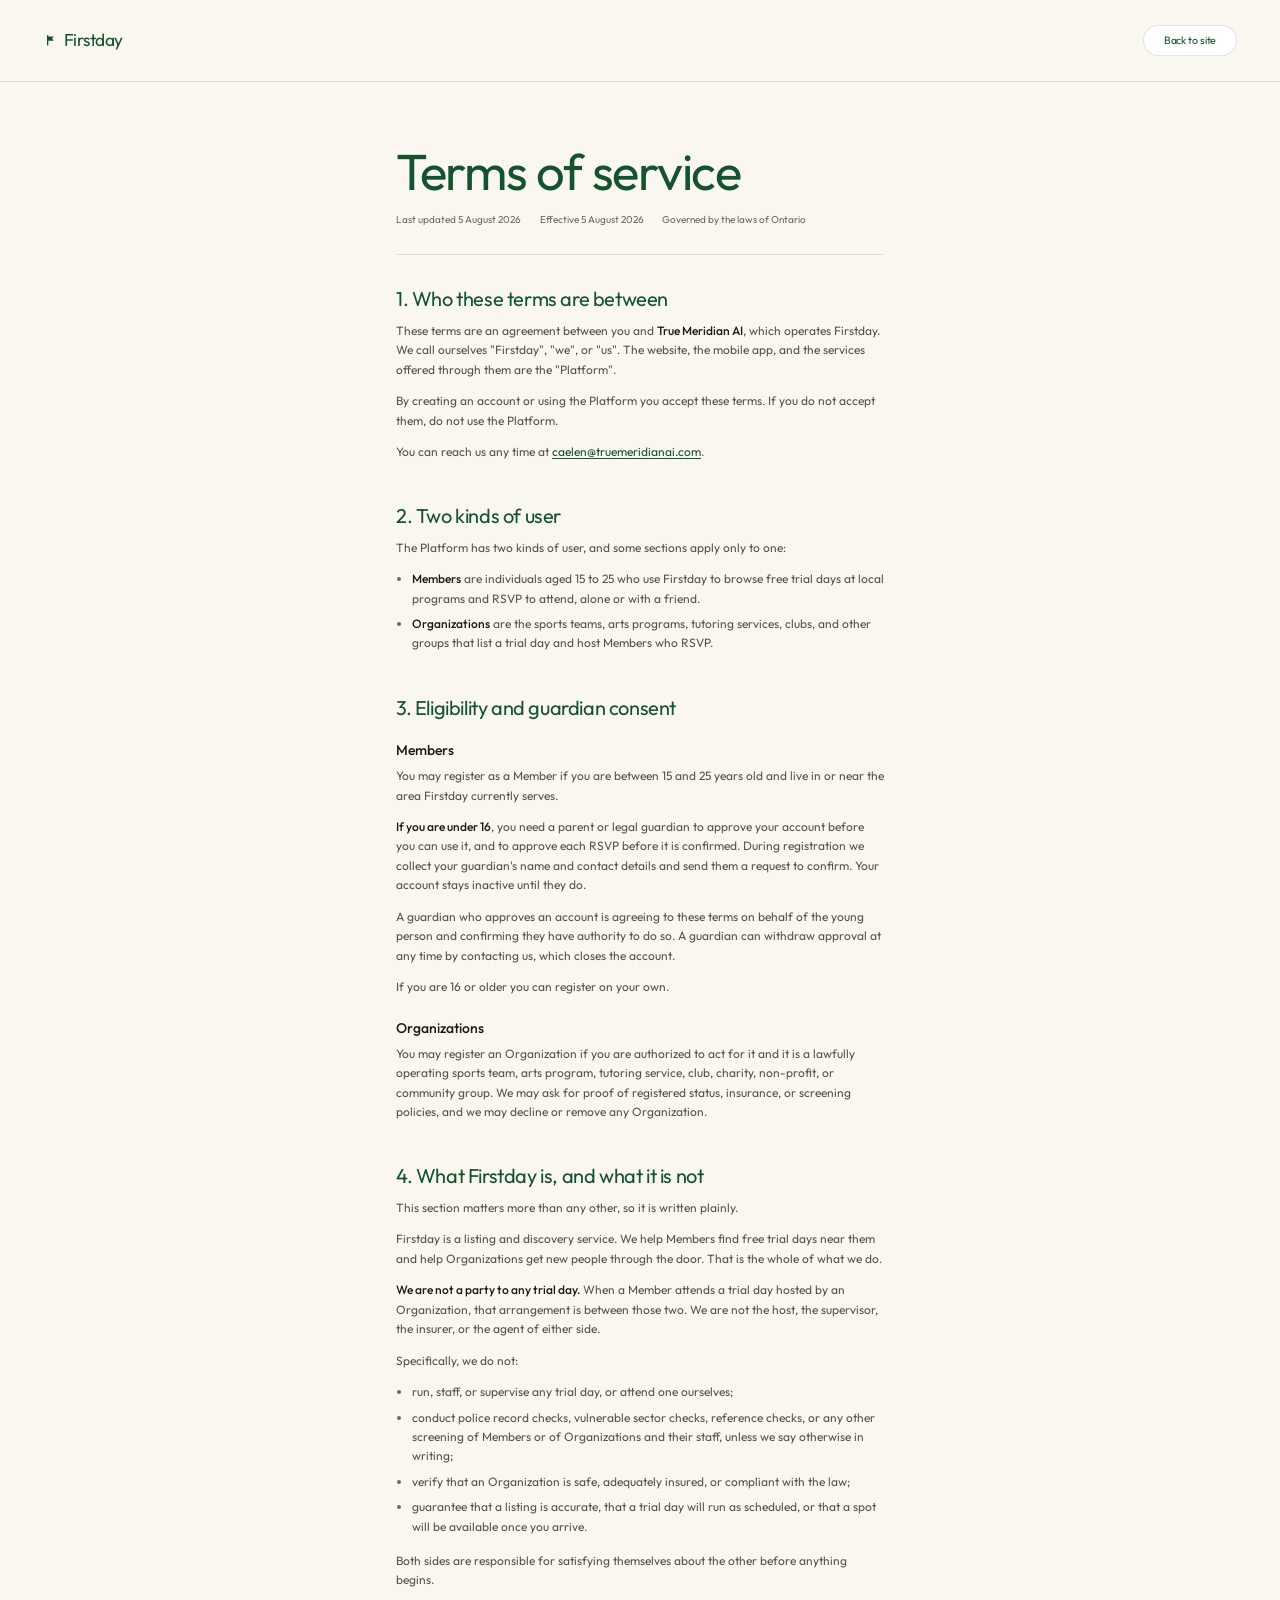
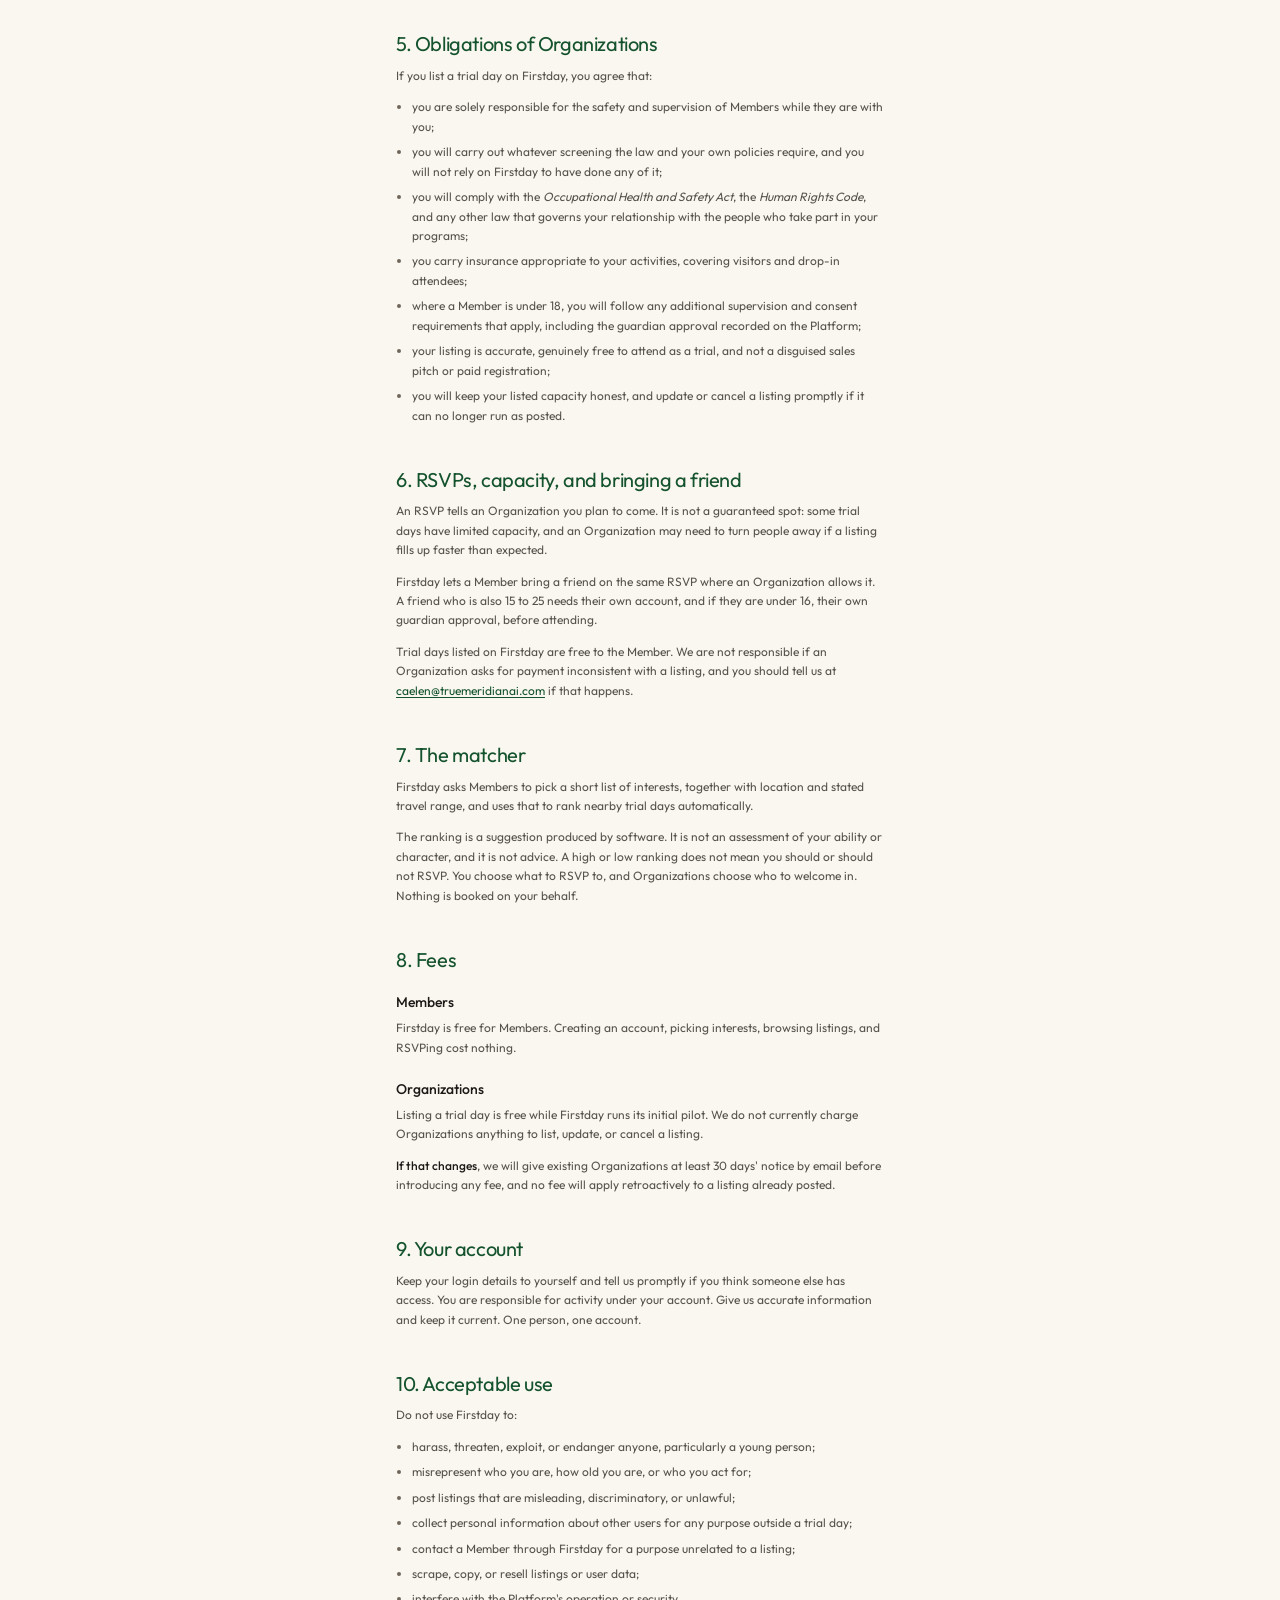
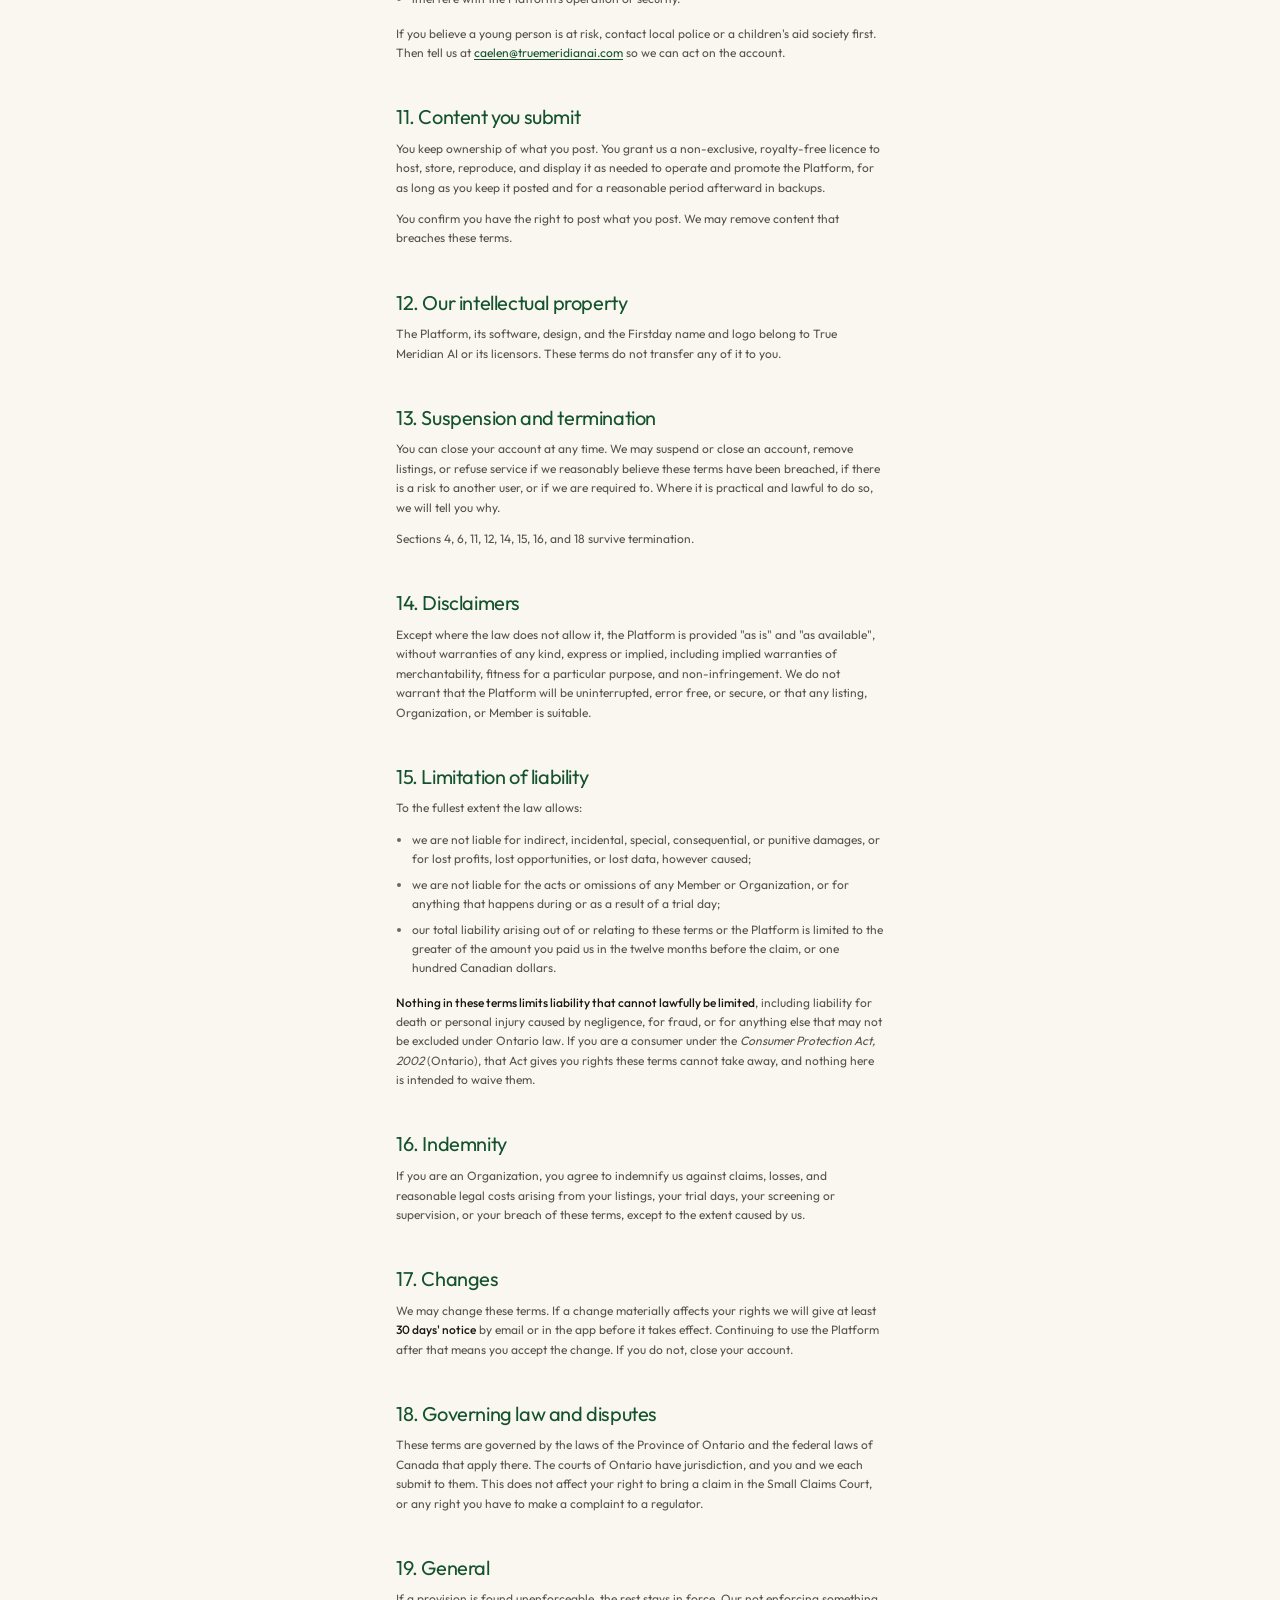
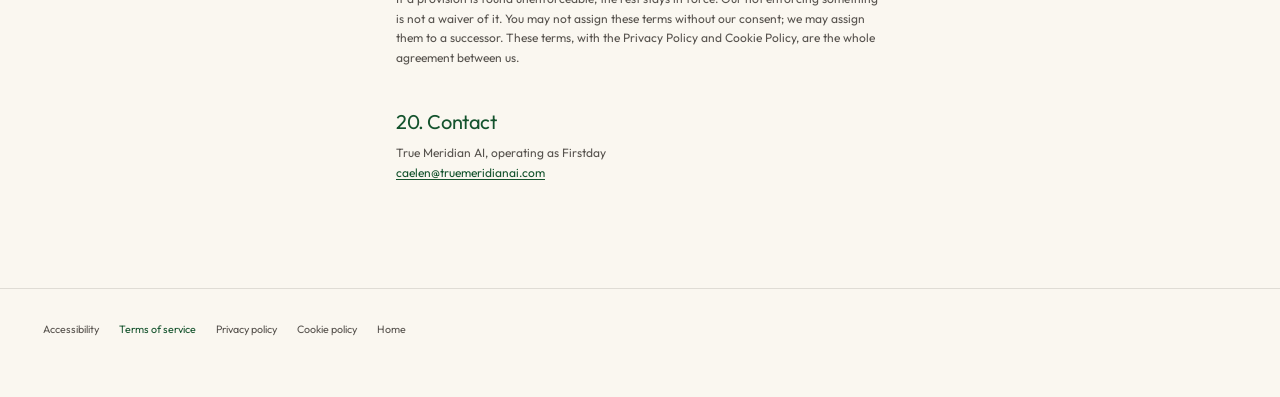
<file: legal/terms.html>
<!DOCTYPE html>
<html lang="en-CA">
<head>
<meta charset="utf-8">
<meta name="viewport" content="width=device-width, initial-scale=1">
<title>Terms of service · Firstday</title>
<meta name="description" content="The terms governing use of Firstday by youth members and host organizations in the Greater Toronto Area.">
<meta name="theme-color" content="#faf7f0">
<link rel="preconnect" href="https://fonts.googleapis.com">
<link rel="preconnect" href="https://fonts.gstatic.com" crossorigin>
<link href="https://fonts.googleapis.com/css2?family=Outfit:wght@300;400;500&display=swap" rel="stylesheet">
<link rel="stylesheet" href="../assets/css/styles.css">
<link rel="stylesheet" href="../assets/css/legal.css">
<link rel="icon" href="data:image/svg+xml,<svg xmlns='http://www.w3.org/2000/svg' viewBox='0 0 24 24'><rect width='24' height='24' rx='6' fill='%2314532d'/><path d='M7.6 4.4v15.2' stroke='%23faf7f0' stroke-width='2' stroke-linecap='round'/><path d='M7.6 5.6h9.6l-2.6 3.4 2.6 3.4H7.6z' fill='%23faf7f0'/></svg>">
</head>
<body>

<!--
  ==========================================================================
  NOT REVIEWED BY A LAWYER.

  This document was drafted by an AI assistant and has never been reviewed by
  counsel. It allocates liability for a young person attending an in-person
  trial day hosted by a third-party organization, which is the single
  highest-risk thing Firstday does. Have an Ontario lawyer read it before you
  rely on it.

  Specific points flagged during drafting are marked REVIEW: in comments
  through the body below.
  ==========================================================================
-->

<a class="skip-link" href="#doc">Skip to content</a>

<header class="doc-head">
  <a class="wordmark" href="../index.html">
    <svg viewBox="0 0 24 24" fill="none" aria-hidden="true">
      <path d="M7.6 4.4v15.2" stroke="currentColor" stroke-width="2.1" stroke-linecap="round"/>
      <path d="M7.6 5.6h10l-2.7 3.5 2.7 3.5h-10z" fill="currentColor"/>
    </svg>
    Firstday
  </a>
  <a class="btn btn--ghost" href="../index.html">Back to site</a>
</header>

<main class="doc" id="doc">

<h1>Terms of service</h1>

<div class="doc__meta">
  <span>Last updated 5 August 2026</span>
  <span>Effective 5 August 2026</span>
  <span>Governed by the laws of Ontario</span>
</div>

<h2>1. Who these terms are between</h2>
<p>These terms are an agreement between you and <strong>True Meridian AI</strong>, which operates Firstday. We call ourselves "Firstday", "we", or "us". The website, the mobile app, and the services offered through them are the "Platform".</p>
<p>By creating an account or using the Platform you accept these terms. If you do not accept them, do not use the Platform.</p>
<p>You can reach us any time at <a href="mailto:caelen@truemeridianai.com">caelen@truemeridianai.com</a>.</p>

<h2>2. Two kinds of user</h2>
<p>The Platform has two kinds of user, and some sections apply only to one:</p>
<ul>
  <li><strong>Members</strong> are individuals aged 15 to 25 who use Firstday to browse free trial days at local programs and RSVP to attend, alone or with a friend.</li>
  <li><strong>Organizations</strong> are the sports teams, arts programs, tutoring services, clubs, and other groups that list a trial day and host Members who RSVP.</li>
</ul>

<h2>3. Eligibility and guardian consent</h2>
<h3>Members</h3>
<p>You may register as a Member if you are between 15 and 25 years old and live in or near the area Firstday currently serves.</p>
<p><strong>If you are under 16</strong>, you need a parent or legal guardian to approve your account before you can use it, and to approve each RSVP before it is confirmed. During registration we collect your guardian's name and contact details and send them a request to confirm. Your account stays inactive until they do.</p>
<p>A guardian who approves an account is agreeing to these terms on behalf of the young person and confirming they have authority to do so. A guardian can withdraw approval at any time by contacting us, which closes the account.</p>
<p>If you are 16 or older you can register on your own.</p>

<!--
  REVIEW: the guardian-consent threshold is set at 16 here. Attending a trial
  day involves unsupervised in-person contact between young people and adults
  at third-party organizations, and 16 and 17 year olds are still minors who
  cannot form binding contracts in the ordinary way. Confirm 16 rather than 18
  is defensible, and whether a separate guardian acknowledgement should be
  required for every Member under 18 even where account consent is not.
-->

<h3>Organizations</h3>
<p>You may register an Organization if you are authorized to act for it and it is a lawfully operating sports team, arts program, tutoring service, club, charity, non-profit, or community group. We may ask for proof of registered status, insurance, or screening policies, and we may decline or remove any Organization.</p>

<h2>4. What Firstday is, and what it is not</h2>
<p>This section matters more than any other, so it is written plainly.</p>
<p>Firstday is a listing and discovery service. We help Members find free trial days near them and help Organizations get new people through the door. That is the whole of what we do.</p>
<p><strong>We are not a party to any trial day.</strong> When a Member attends a trial day hosted by an Organization, that arrangement is between those two. We are not the host, the supervisor, the insurer, or the agent of either side.</p>
<p>Specifically, we do not:</p>
<ul>
  <li>run, staff, or supervise any trial day, or attend one ourselves;</li>
  <li>conduct police record checks, vulnerable sector checks, reference checks, or any other screening of Members or of Organizations and their staff, unless we say otherwise in writing;</li>
  <li>verify that an Organization is safe, adequately insured, or compliant with the law;</li>
  <li>guarantee that a listing is accurate, that a trial day will run as scheduled, or that a spot will be available once you arrive.</li>
</ul>
<p>Both sides are responsible for satisfying themselves about the other before anything begins.</p>

<h2>5. Obligations of Organizations</h2>
<p>If you list a trial day on Firstday, you agree that:</p>
<ul>
  <li>you are solely responsible for the safety and supervision of Members while they are with you;</li>
  <li>you will carry out whatever screening the law and your own policies require, and you will not rely on Firstday to have done any of it;</li>
  <li>you will comply with the <em>Occupational Health and Safety Act</em>, the <em>Human Rights Code</em>, and any other law that governs your relationship with the people who take part in your programs;</li>
  <li>you carry insurance appropriate to your activities, covering visitors and drop-in attendees;</li>
  <li>where a Member is under 18, you will follow any additional supervision and consent requirements that apply, including the guardian approval recorded on the Platform;</li>
  <li>your listing is accurate, genuinely free to attend as a trial, and not a disguised sales pitch or paid registration;</li>
  <li>you will keep your listed capacity honest, and update or cancel a listing promptly if it can no longer run as posted.</li>
</ul>

<h2>6. RSVPs, capacity, and bringing a friend</h2>
<p>An RSVP tells an Organization you plan to come. It is not a guaranteed spot: some trial days have limited capacity, and an Organization may need to turn people away if a listing fills up faster than expected.</p>
<p>Firstday lets a Member bring a friend on the same RSVP where an Organization allows it. A friend who is also 15 to 25 needs their own account, and if they are under 16, their own guardian approval, before attending.</p>
<p>Trial days listed on Firstday are free to the Member. We are not responsible if an Organization asks for payment inconsistent with a listing, and you should tell us at <a href="mailto:caelen@truemeridianai.com">caelen@truemeridianai.com</a> if that happens.</p>

<h2>7. The matcher</h2>
<p>Firstday asks Members to pick a short list of interests, together with location and stated travel range, and uses that to rank nearby trial days automatically.</p>
<p>The ranking is a suggestion produced by software. It is not an assessment of your ability or character, and it is not advice. A high or low ranking does not mean you should or should not RSVP. You choose what to RSVP to, and Organizations choose who to welcome in. Nothing is booked on your behalf.</p>

<h2>8. Fees</h2>
<h3>Members</h3>
<p>Firstday is free for Members. Creating an account, picking interests, browsing listings, and RSVPing cost nothing.</p>

<h3>Organizations</h3>
<p>Listing a trial day is free while Firstday runs its initial pilot. We do not currently charge Organizations anything to list, update, or cancel a listing.</p>
<p><strong>If that changes</strong>, we will give existing Organizations at least 30 days' notice by email before introducing any fee, and no fee will apply retroactively to a listing already posted.</p>

<h2>9. Your account</h2>
<p>Keep your login details to yourself and tell us promptly if you think someone else has access. You are responsible for activity under your account. Give us accurate information and keep it current. One person, one account.</p>

<h2>10. Acceptable use</h2>
<p>Do not use Firstday to:</p>
<ul>
  <li>harass, threaten, exploit, or endanger anyone, particularly a young person;</li>
  <li>misrepresent who you are, how old you are, or who you act for;</li>
  <li>post listings that are misleading, discriminatory, or unlawful;</li>
  <li>collect personal information about other users for any purpose outside a trial day;</li>
  <li>contact a Member through Firstday for a purpose unrelated to a listing;</li>
  <li>scrape, copy, or resell listings or user data;</li>
  <li>interfere with the Platform's operation or security.</li>
</ul>
<p>If you believe a young person is at risk, contact local police or a children's aid society first. Then tell us at <a href="mailto:caelen@truemeridianai.com">caelen@truemeridianai.com</a> so we can act on the account.</p>

<h2>11. Content you submit</h2>
<p>You keep ownership of what you post. You grant us a non-exclusive, royalty-free licence to host, store, reproduce, and display it as needed to operate and promote the Platform, for as long as you keep it posted and for a reasonable period afterward in backups.</p>
<p>You confirm you have the right to post what you post. We may remove content that breaches these terms.</p>

<h2>12. Our intellectual property</h2>
<p>The Platform, its software, design, and the Firstday name and logo belong to True Meridian AI or its licensors. These terms do not transfer any of it to you.</p>

<h2>13. Suspension and termination</h2>
<p>You can close your account at any time. We may suspend or close an account, remove listings, or refuse service if we reasonably believe these terms have been breached, if there is a risk to another user, or if we are required to. Where it is practical and lawful to do so, we will tell you why.</p>
<p>Sections 4, 6, 11, 12, 14, 15, 16, and 18 survive termination.</p>

<h2>14. Disclaimers</h2>
<p>Except where the law does not allow it, the Platform is provided "as is" and "as available", without warranties of any kind, express or implied, including implied warranties of merchantability, fitness for a particular purpose, and non-infringement. We do not warrant that the Platform will be uninterrupted, error free, or secure, or that any listing, Organization, or Member is suitable.</p>

<h2>15. Limitation of liability</h2>
<p>To the fullest extent the law allows:</p>
<ul>
  <li>we are not liable for indirect, incidental, special, consequential, or punitive damages, or for lost profits, lost opportunities, or lost data, however caused;</li>
  <li>we are not liable for the acts or omissions of any Member or Organization, or for anything that happens during or as a result of a trial day;</li>
  <li>our total liability arising out of or relating to these terms or the Platform is limited to the greater of the amount you paid us in the twelve months before the claim, or one hundred Canadian dollars.</li>
</ul>
<p><strong>Nothing in these terms limits liability that cannot lawfully be limited</strong>, including liability for death or personal injury caused by negligence, for fraud, or for anything else that may not be excluded under Ontario law. If you are a consumer under the <em>Consumer Protection Act, 2002</em> (Ontario), that Act gives you rights these terms cannot take away, and nothing here is intended to waive them.</p>

<!--
  REVIEW: a liability cap of this kind is unlikely to hold against a claim
  arising from harm to a minor during a trial day, and a court may decline to
  enforce it against a consumer. The cap is not a substitute for insurance.
  Confirm coverage, and confirm whether waivers or acknowledgements should also
  be collected from Members and guardians at the point of each RSVP rather
  than only at signup.
-->

<h2>16. Indemnity</h2>
<p>If you are an Organization, you agree to indemnify us against claims, losses, and reasonable legal costs arising from your listings, your trial days, your screening or supervision, or your breach of these terms, except to the extent caused by us.</p>

<h2>17. Changes</h2>
<p>We may change these terms. If a change materially affects your rights we will give at least <strong>30 days' notice</strong> by email or in the app before it takes effect. Continuing to use the Platform after that means you accept the change. If you do not, close your account.</p>

<h2>18. Governing law and disputes</h2>
<p>These terms are governed by the laws of the Province of Ontario and the federal laws of Canada that apply there. The courts of Ontario have jurisdiction, and you and we each submit to them. This does not affect your right to bring a claim in the Small Claims Court, or any right you have to make a complaint to a regulator.</p>

<h2>19. General</h2>
<p>If a provision is found unenforceable, the rest stays in force. Our not enforcing something is not a waiver of it. You may not assign these terms without our consent; we may assign them to a successor. These terms, with the Privacy Policy and Cookie Policy, are the whole agreement between us.</p>

<h2>20. Contact</h2>
<p>True Meridian AI, operating as Firstday<br>
<a href="mailto:caelen@truemeridianai.com">caelen@truemeridianai.com</a></p>

</main>

<nav class="doc-foot" aria-label="Legal">
  <a href="accessibility.html">Accessibility</a>
  <a href="terms.html" aria-current="page">Terms of service</a>
  <a href="privacy.html">Privacy policy</a>
  <a href="cookies.html">Cookie policy</a>
  <a href="../index.html">Home</a>
</nav>

</body>
</html>
</file>
<file: assets/css/styles.css>
/* =========================================================================
   Firstday — landing page
   Fluid unit system: every value is authored against a 1920px canvas and
   scales linearly with the viewport, clamped between 1024px and 2560px.
   calc(170 * var(--px)) === 170px at 1920w, 127.5px at 1440w.
   ========================================================================= */

:root {
  --container-min: 1024px;
  --container-max: 2560px;
  --container: clamp(var(--container-min), 100vw, var(--container-max));
  --px: calc(var(--container) / 1920);

  /* Palette: forest + cream */
  --cream: #faf7f0;
  --cream-deep: #f2ede1;
  --wash: #f6f2e8;
  --surface: #ffffff;
  --forest: #14532d;
  --forest-lift: #1c6b3c;
  --forest-deep: #0d3b20;
  --amber: #d97706;      /* graphics only; 2.9:1 on cream, too low for text */
  --amber-ink: #8a4c05;  /* the text-safe amber */
  --ink: #1c1917;
  --ink-soft: #57534e;
  --ink-faint: #6f675c;  /* 5.2:1 on cream, 5.0:1 on wash */
  --line: rgba(28, 25, 23, 0.12);
  --line-soft: rgba(28, 25, 23, 0.07);

  /* Phone geometry. Ratios taken from a 16 Pro: 71.5 x 149.6 x 8.25mm gives
     h/w 2.09 and d/w 0.115, so the body reads as the real proportion. */
  --pw: calc(330 * var(--px));
  --ph: calc(690 * var(--px));
  --pd: calc(38 * var(--px));
  --pr: calc(50 * var(--px));
  --cw: calc(134 * var(--px));  /* camera plateau, 40% of body width */
  --cd: calc(9 * var(--px));    /* how far the bump stands off the back */
  --crad: calc(44 * var(--px)); /* plateau corner radius; walls inset by it */

  --ease: cubic-bezier(0.22, 0.61, 0.36, 1);
}

*,
*::before,
*::after { box-sizing: border-box; }

html {
  -webkit-text-size-adjust: 100%;
  scroll-behavior: smooth;
  color-scheme: light;
}

body {
  margin: 0;
  background: var(--cream);
  color: var(--ink);
  font-family: "Outfit", ui-sans-serif, system-ui, -apple-system, "Segoe UI", sans-serif;
  font-size: calc(16 * var(--px));
  font-weight: 400;
  line-height: 1.45;
  -webkit-font-smoothing: antialiased;
  -moz-osx-font-smoothing: grayscale;
  overflow-x: hidden;
}

img, svg { display: block; max-width: 100%; }
a { color: inherit; text-decoration: none; }
button { font: inherit; color: inherit; border: 0; background: none; cursor: pointer; }

:where(a, button, summary, [tabindex]):focus-visible {
  outline: calc(3 * var(--px)) solid var(--forest);
  outline-offset: calc(3 * var(--px));
  border-radius: calc(6 * var(--px));
}

.sr-only {
  position: absolute;
  width: 1px; height: 1px;
  padding: 0; margin: -1px;
  overflow: hidden; clip: rect(0 0 0 0);
  white-space: nowrap; border: 0;
}

.skip-link {
  position: absolute;
  top: calc(12 * var(--px));
  left: calc(12 * var(--px));
  z-index: 200;
  padding: calc(12 * var(--px)) calc(20 * var(--px));
  background: var(--forest);
  color: var(--cream);
  border-radius: calc(999 * var(--px));
  transform: translateY(-200%);
  transition: transform 0.2s var(--ease);
}
.skip-link:focus { transform: translateY(0); }

/* ---------- Type scale (matches Flowty's ratios, re-skinned) ---------- */

/* The size modifiers are used on their own, without the base class, so the
   shared properties have to be listed for all three. */
.display,
.display--xl,
.display--md {
  font-weight: 400;
  letter-spacing: -0.02em;
  color: var(--forest);
  margin: 0;
}

/* 170 resolves to 127.5px at 1440, flowty.co's exact hero size. The hero
   headline is broken into four short lines so it stays clear of the device
   sitting centre-right; the threaded chapters below split their headline
   left and right of the dead-centre device. */
.display     { font-size: calc(170 * var(--px)); line-height: 0.88; }
.display--xl { font-size: calc(250 * var(--px)); line-height: 0.94; letter-spacing: -0.025em; }
.display--md { font-size: calc(96 * var(--px));  line-height: 0.96; }

.title-sm {
  font-size: calc(48 * var(--px));
  line-height: 1.04;
  letter-spacing: -0.02em;
  font-weight: 400;
  color: var(--forest);
  margin: 0;
}

.lede {
  font-size: calc(22 * var(--px));
  line-height: 1.4;
  letter-spacing: -0.01em;
  color: var(--ink-soft);
  margin: 0;
  max-width: calc(660 * var(--px));
}

.body-lg {
  font-size: calc(36 * var(--px));
  line-height: 1.2;
  letter-spacing: -0.02em;
  color: var(--ink);
  margin: 0;
}

.eyebrow {
  font-size: calc(15 * var(--px));
  letter-spacing: 0.14em;
  text-transform: uppercase;
  color: var(--ink-faint);
  margin: 0 0 calc(24 * var(--px));
}

/* ---------- Layout ---------- */

.shell {
  width: 100%;
  padding-inline: calc(64 * var(--px));
}

section { position: relative; }

/* ---------- Header ---------- */

.masthead {
  position: absolute;
  inset: 0 0 auto 0;
  z-index: 60;
  display: flex;
  align-items: center;
  justify-content: space-between;
  padding: calc(38 * var(--px)) calc(64 * var(--px));
}

.wordmark {
  display: inline-flex;
  align-items: center;
  gap: calc(10 * var(--px));
  font-size: calc(26 * var(--px));
  letter-spacing: -0.03em;
  color: var(--forest);
}
.wordmark svg { width: calc(22 * var(--px)); height: calc(22 * var(--px)); }

.masthead nav {
  display: flex;
  align-items: center;
  gap: calc(36 * var(--px));
  font-size: calc(17 * var(--px));
  color: var(--ink-soft);
}
.masthead nav a:hover { color: var(--forest); }

/* ---------- Buttons ---------- */

.btn {
  display: inline-flex;
  align-items: center;
  justify-content: center;
  gap: calc(10 * var(--px));
  height: calc(56 * var(--px));
  padding-inline: calc(30 * var(--px));
  border-radius: calc(999 * var(--px));
  font-size: calc(17 * var(--px));
  letter-spacing: -0.01em;
  white-space: nowrap;
  transition: transform 0.25s var(--ease), background-color 0.25s var(--ease),
              color 0.25s var(--ease), box-shadow 0.25s var(--ease);
}
.btn:hover { transform: translateY(calc(-2 * var(--px))); }
.btn:active { transform: translateY(0); }

.btn--primary {
  background: var(--forest);
  color: #f4fbf6;
  box-shadow: 0 calc(6 * var(--px)) calc(18 * var(--px)) rgba(20, 83, 45, 0.22);
}
.btn--primary:hover {
  background: var(--forest-lift);
  box-shadow: 0 calc(12 * var(--px)) calc(28 * var(--px)) rgba(20, 83, 45, 0.28);
}

.btn--ghost {
  background: var(--surface);
  color: var(--forest);
  border: 1px solid var(--line);
}
.btn--ghost:hover { border-color: var(--forest); }

.btn--icon {
  width: calc(56 * var(--px));
  padding: 0;
}
.btn--icon svg { width: calc(20 * var(--px)); height: calc(20 * var(--px)); }

/* ---------- Floating pill (Flowty's signature fixed chip) ---------- */

.pill {
  position: fixed;
  left: 50%;
  bottom: calc(40 * var(--px));
  transform: translateX(-50%);
  z-index: 70;
  display: flex;
  align-items: center;
  gap: calc(6 * var(--px));
  padding: calc(8 * var(--px));
  border-radius: calc(999 * var(--px));
  background: rgba(255, 255, 255, 0.72);
  border: 1px solid var(--line-soft);
  backdrop-filter: blur(calc(18 * var(--px))) saturate(1.4);
  -webkit-backdrop-filter: blur(calc(18 * var(--px))) saturate(1.4);
  box-shadow: 0 calc(10 * var(--px)) calc(34 * var(--px)) rgba(28, 25, 23, 0.1);
  transition: opacity 0.4s var(--ease), transform 0.4s var(--ease);
}
.pill__mark {
  display: grid;
  place-items: center;
  width: calc(44 * var(--px));
  height: calc(44 * var(--px));
  border-radius: calc(999 * var(--px));
  background: var(--forest);
  color: var(--cream);
}
.pill__mark svg { width: calc(19 * var(--px)); height: calc(19 * var(--px)); }
.pill .btn { height: calc(44 * var(--px)); font-size: calc(16 * var(--px)); }
.pill__link {
  padding-inline: calc(20 * var(--px));
  font-size: calc(16 * var(--px));
  color: var(--ink-soft);
}
.pill__link:hover { color: var(--forest); }

/* ---------- Ambient background wash ---------- */

.aura {
  position: absolute;
  border-radius: 50%;
  filter: blur(calc(120 * var(--px)));
  pointer-events: none;
  z-index: 0;
}

/* =========================================================================
   Scroll track — sticky 3D phone + three chapters
   ========================================================================= */

/* The third chapter is a 100vh box with its content centred, so the track
   already runs half a viewport past that centre — enough on its own to keep
   the device pinned through the moment the chapter is framed. The tail is
   only breathing room on top of that, and at 30vh it was most of a screen of
   empty cream between the last headline and the counter below. */
.track { position: relative; z-index: 1; padding-bottom: 10vh; }

/* The chapters are pulled up over the stage with a negative margin-top on
   THEM, not a negative margin-bottom here. A negative bottom margin would
   collapse this element's margin box to zero height, and sticky release is
   measured against the margin box, so the phone would stay pinned forever
   and bleed over every section below the track. */
.stage-wrap {
  position: sticky;
  top: 0;
  height: 100vh;
  z-index: 2;
  pointer-events: none;
  display: grid;
  place-items: center;
}

.stage {
  position: relative;
  width: 100%;
  height: 100%;
  perspective: calc(2000 * var(--px));
  /* dead centre: the device sits in the middle of the viewport and the
     headline threads around it, left and right */
  perspective-origin: 50% 50%;
}

.phone {
  position: absolute;
  top: 50%;
  left: 50%;
  width: var(--pw);
  height: var(--ph);
  margin: calc(var(--ph) / -2) 0 0 calc(var(--pw) / -2);
  transform-style: preserve-3d;
  will-change: transform;
}

.face {
  position: absolute;
  top: 50%;
  left: 50%;
  backface-visibility: hidden;
  border-radius: var(--pr);
}

.face--front,
.face--back {
  width: var(--pw);
  height: var(--ph);
  margin: calc(var(--ph) / -2) 0 0 calc(var(--pw) / -2);
}

/* Black titanium. The reference device is very dark: the brightest point on
   the entire body barely clears #5d. Earlier revisions used near-chrome rails
   and the whole thing read as cheap plastic, so keep the range low. */
.face--front {
  transform: translateZ(calc(var(--pd) / 2));
  background: linear-gradient(152deg, #34383e 0%, #24272c 18%, #191b1f 55%, #202329 100%);
  padding: calc(5 * var(--px));
  box-shadow: inset 0 0 0 1px rgba(255, 255, 255, 0.13);
}

/* preserve-3d, and deliberately NOT overflow:hidden — an overflow clip forces
   a flat rendering context, which would collapse the camera bump back into
   the panel and undo the whole point of it. */
.face--back {
  transform: rotateY(180deg) translateZ(calc(var(--pd) / 2));
  transform-style: preserve-3d;
  background:
    radial-gradient(120% 80% at 24% 10%, rgba(255, 255, 255, 0.05), transparent 55%),
    linear-gradient(158deg, #2b2e34 0%, #1e2126 16%, #15171a 52%, #1b1e22 100%);
  box-shadow: inset 0 0 0 1px rgba(255, 255, 255, 0.12);
}
.face--back::after {
  content: "";
  position: absolute;
  inset: 0;
  border-radius: inherit;
  background: linear-gradient(118deg, transparent 34%, rgba(255, 255, 255, 0.035) 49%, transparent 64%);
}

/* ---------- camera bump ----------
   A real box, not a flat decal: the plateau is pushed out along the back
   face's local +Z and four side walls span the gap back to the panel. That
   silhouette is what keeps the edge-on frame of the tumble readable. */

.camera {
  position: absolute;
  top: calc(26 * var(--px));
  left: calc(26 * var(--px));
  width: var(--cw);
  height: var(--cw);
  border-radius: var(--crad);
  transform: translateZ(var(--cd));
  transform-style: preserve-3d;
  backface-visibility: hidden;
  background:
    radial-gradient(120% 95% at 22% 12%, rgba(255, 255, 255, 0.07), transparent 62%),
    linear-gradient(152deg, #2c3036, #212429 48%, #191c20);
  /* A hard 1px inset rim drew a bright wire around the plateau and made it
     read as pasted on. The rim is a soft gradient now, top-left only, the
     way a machined edge actually catches light. */
  box-shadow: 0 calc(5 * var(--px)) calc(18 * var(--px)) rgba(0, 0, 0, 0.6);
}
.camera::after {
  content: "";
  position: absolute;
  inset: 0;
  border-radius: inherit;
  pointer-events: none;
  background: linear-gradient(148deg, rgba(255, 255, 255, 0.17), rgba(255, 255, 255, 0.03) 26%, transparent 45%);
  -webkit-mask:
    linear-gradient(#000 0 0) content-box,
    linear-gradient(#000 0 0);
  -webkit-mask-composite: xor;
          mask-composite: exclude;
  padding: 1px;
}

/* Walls sit in the bump's own shadow, so they read darker than both the
   plateau above them and the panel they rise from.

   Each one is inset by the corner radius. Full-width walls overshot the
   plateau's rounded corners and drew a hard square halo behind it, which is
   what made the whole module look like a sticker rather than machined into
   the back. */
.cam-wall {
  position: absolute;
  background: linear-gradient(180deg, #14171b, #0a0c0f);
}
.cam-wall--l,
.cam-wall--r {
  width: var(--cd);
  height: calc(100% - var(--crad) * 1.5);
  top: calc(var(--crad) * 0.75);
}
.cam-wall--l {
  left: 0;
  transform-origin: 0 50%;
  transform: rotateY(90deg);
}
.cam-wall--r {
  right: 0;
  transform-origin: 100% 50%;
  transform: rotateY(-90deg);
}
.cam-wall--t,
.cam-wall--b {
  height: var(--cd);
  width: calc(100% - var(--crad) * 1.5);
  left: calc(var(--crad) * 0.75);
}
.cam-wall--t {
  top: 0;
  transform-origin: 50% 0;
  transform: rotateX(-90deg);
}
.cam-wall--b {
  bottom: 0;
  transform-origin: 50% 100%;
  transform: rotateX(90deg);
}

/* Lens triangle: two down the left, one on the right slightly lower, which
   is the actual Pro arrangement. Flash sits top-right outside the triangle,
   LiDAR bottom-right.

   The barrels are 38% of the plateau. At 34% they read as small grey discs;
   on the real device they dominate the module. Each one is a machined ring
   with a bright crown, a dark socket around it, and deep glass inside. */
.lens {
  position: absolute;
  width: calc(51 * var(--px));
  height: calc(51 * var(--px));
  border-radius: 50%;
  background:
    radial-gradient(circle at 50% 50%,
      #03050a 0 29%,
      #070a0e 35%,
      #191d22 40%,
      #454c55 44%,
      #737b86 47.5%,
      #454c56 51%,
      #262b31 55%,
      #171a1e 62%,
      #101317 100%);
  box-shadow:
    0 calc(2 * var(--px)) calc(6 * var(--px)) rgba(0, 0, 0, 0.8),
    0 0 0 calc(1 * var(--px)) rgba(0, 0, 0, 0.5),
    inset 0 calc(1 * var(--px)) calc(1.5 * var(--px)) rgba(255, 255, 255, 0.2);
}
/* coating flare across the glass */
.lens::before {
  content: "";
  position: absolute;
  inset: 30%;
  border-radius: 50%;
  background:
    radial-gradient(circle at 66% 72%, rgba(62, 116, 148, 0.5), rgba(16, 50, 68, 0.16) 55%, transparent 74%),
    radial-gradient(circle at 30% 26%, rgba(120, 90, 160, 0.16), transparent 60%);
}
/* specular pin on the glass */
.lens::after {
  content: "";
  position: absolute;
  top: 31%; left: 30%;
  width: 15%; height: 11%;
  border-radius: 50%;
  background: rgba(222, 238, 255, 0.78);
  filter: blur(calc(0.6 * var(--px)));
}
.lens--1 { top: calc(11 * var(--px)); left: calc(11 * var(--px)); }
.lens--2 { bottom: calc(11 * var(--px)); left: calc(11 * var(--px)); }
.lens--3 { top: calc(41 * var(--px)); right: calc(9 * var(--px)); }

.flash {
  position: absolute;
  top: calc(13 * var(--px));
  right: calc(19 * var(--px));
  width: calc(17 * var(--px));
  height: calc(17 * var(--px));
  border-radius: 50%;
  background: radial-gradient(circle at 42% 36%, #fffdf2 0 22%, #ddd5bd 44%, #6a6456 78%, #2e2b26 100%);
  box-shadow: 0 0 0 calc(1 * var(--px)) rgba(0, 0, 0, 0.45);
}
.lidar {
  position: absolute;
  bottom: calc(18 * var(--px));
  right: calc(21 * var(--px));
  width: calc(14 * var(--px));
  height: calc(14 * var(--px));
  border-radius: 50%;
  background: radial-gradient(circle at 40% 36%, #262b33 0 32%, #0c0e12 74%);
  box-shadow: 0 0 0 calc(1 * var(--px)) rgba(0, 0, 0, 0.45);
}

/* Flowty's render carries an Apple logo here. Firstday's own mark goes on
   instead: putting Apple's trademark on our marketing implies an
   endorsement that does not exist. */
.badge-back {
  position: absolute;
  left: 50%;
  top: 52%;
  transform: translate(-50%, -50%);
  color: rgba(255, 255, 255, 0.1);
  font-size: calc(34 * var(--px));
  letter-spacing: -0.03em;
}

/* ---------- rails ---------- */

/* preserve-3d so the buttons can stand proud of the rail face.
   backface-visibility matters as much: without it the far rail keeps
   rendering and, once the body turns past 90 degrees, perspective throws it
   clear of the silhouette as a detached floating bar. */
.side {
  position: absolute;
  top: 50%;
  left: 50%;
  transform-style: preserve-3d;
  backface-visibility: hidden;
  background: linear-gradient(90deg,
    #0f1115 0%,
    #262a30 15%,
    #454a52 34%,
    #5d636c 50%,
    #414750 66%,
    #22262c 85%,
    #0e1014 100%);
}

.side--l,
.side--r {
  width: var(--pd);
  height: calc(var(--ph) - var(--pr) * 1.8);
  margin: calc((var(--ph) - var(--pr) * 1.8) / -2) 0 0 calc(var(--pd) / -2);
  border-radius: calc(var(--pd) / 2);
}
.side--l { transform: rotateY(-90deg) translateZ(calc(var(--pw) / 2)); }
.side--r { transform: rotateY(90deg) translateZ(calc(var(--pw) / 2)); }

.side--t,
.side--b {
  width: calc(var(--pw) - var(--pr) * 1.8);
  height: var(--pd);
  margin: calc(var(--pd) / -2) 0 0 calc((var(--pw) - var(--pr) * 1.8) / -2);
  border-radius: calc(var(--pd) / 2);
  background: linear-gradient(180deg,
    #0f1115 0%, #262a30 15%, #454a52 34%, #5d636c 50%,
    #414750 66%, #22262c 85%, #0e1014 100%);
}
.side--t { transform: rotateX(90deg) translateZ(calc(var(--ph) / 2)); }
.side--b { transform: rotateX(-90deg) translateZ(calc(var(--ph) / 2)); }

/* Buttons stand off the rail by a couple of px. In profile they break the
   straight edge, which is most of what sells the side view. */
.nub {
  position: absolute;
  border-radius: calc(3 * var(--px));
  background: linear-gradient(90deg, #16191d 0%, #454a53 32%, #666d77 52%, #383d45 74%, #14171b 100%);
  backface-visibility: hidden;
  transform: translateZ(calc(2.5 * var(--px)));
  box-shadow: 0 0 calc(3 * var(--px)) rgba(0, 0, 0, 0.55);
}
.side--l .nub { left: calc(-2 * var(--px)); width: calc(var(--pd) + 4 * var(--px)); }
.nub--action { top: 15%; height: calc(30 * var(--px)); }
.nub--vol1 { top: 24%; height: calc(48 * var(--px)); }
.nub--vol2 { top: 34%; height: calc(48 * var(--px)); }
.side--r .nub { right: calc(-2 * var(--px)); width: calc(var(--pd) + 4 * var(--px)); top: 27%; height: calc(74 * var(--px)); }

/* Line-reveal masks. Each line of a display heading rises out of its own
   clipped box, staggered by 90ms. The mask has to be a block so it clips the
   full line box; an inline wrapper leaves descenders showing above it. */
.line-mask { display: block; overflow: hidden; padding-bottom: 0.04em; }
.line-mask > i {
  display: block;
  font-style: normal;
  transform: translateY(106%);
  transition: transform 0.9s var(--ease);
}
[data-lines].in .line-mask > i { transform: none; }

/* The WebGL surface. Hidden until phone3d.js confirms it initialised, so a
   browser without WebGL shows the CSS device rather than an empty canvas. */
.stage-gl {
  position: absolute;
  inset: 0;
  width: 100%;
  height: 100%;
  display: none;
}
.stage.is-gl .stage-gl { display: block; }
.stage.is-gl .phone { display: none; }

/* ---------- corners ----------
   Generated in main.js: a fan of narrow planes tangent to each corner arc.
   Without them the four vertical corners are open, because the rails have to
   stop short of the rounded outline, and at grazing angles you see straight
   through the body. Closing them is most of what makes the pieces read as
   one object. */
.corner {
  position: absolute;
  top: 50%;
  left: 50%;
  width: var(--pd);
  backface-visibility: hidden;
  background: linear-gradient(90deg,
    #0e1014 0%, #262a30 15%, #454a52 34%, #5d636c 50%,
    #414750 66%, #22262c 85%, #0d0f13 100%);
}

/* ---------- key light ----------
   --lit is written every frame by main.js: this face's normal, rotated into
   world space and dotted with a fixed key light. Before this, every panel
   carried the same gradient whichever way it was pointing, so as the body
   turned the shading never moved and the faces read as separate flat
   stickers taped together rather than one machined solid. */
.face--back::before,
.side::after,
.corner::after {
  content: "";
  position: absolute;
  inset: 0;
  border-radius: inherit;
  pointer-events: none;
  transform: translateZ(calc(0.3 * var(--px)));
  /* Restrained on the white side: the reference device is nearly black, and
     a strong key washed it out to mid grey. Most of the modelling comes from
     the shade term instead. */
  background: rgba(226, 238, 255, calc(var(--lit, 0.35) * 0.15));
  box-shadow: inset 0 0 0 9999px rgba(4, 6, 9, calc((1 - var(--lit, 0.35)) * 0.62));
}

/* ---------- screen ---------- */

.screen {
  position: relative;
  width: 100%;
  height: 100%;
  border-radius: calc(var(--pr) - 5 * var(--px));
  overflow: hidden;
  background: #0a0a0b;
  color: #e9e9ef;
}
/* glass: a faint diagonal sheen over everything on the display */
.screen::after {
  content: "";
  position: absolute;
  inset: 0;
  z-index: 8;
  pointer-events: none;
  border-radius: inherit;
  background: linear-gradient(122deg,
    rgba(255, 255, 255, 0.07) 0%,
    rgba(255, 255, 255, 0.025) 22%,
    transparent 42%);
  box-shadow: inset 0 0 0 1px rgba(255, 255, 255, 0.06);
}

/* Dynamic Island, not a notch. The reference is a current Pro. */
.island {
  position: absolute;
  top: calc(13 * var(--px));
  left: 50%;
  transform: translateX(-50%);
  width: calc(98 * var(--px));
  height: calc(30 * var(--px));
  border-radius: calc(999 * var(--px));
  background: #000;
  z-index: 6;
}
.island::after {
  content: "";
  position: absolute;
  right: calc(8 * var(--px));
  top: 50%;
  transform: translateY(-50%);
  width: calc(12 * var(--px));
  height: calc(12 * var(--px));
  border-radius: 50%;
  background: radial-gradient(circle at 38% 34%, #1d2a3a 0 38%, #080b0f 76%);
}

.scr {
  position: absolute;
  inset: 0;
  transition: opacity 0.5s var(--ease);
}

/* --- portrait home screen ---
   This used to be its own dark mock ("This week, Amara" over green
   mini-cards), authored before the app existed to reproduce. It was still
   what painted for the instant between first paint and phone3d.js adding
   is-gl — and permanently, for anyone without WebGL — so on every load it
   flashed the old design before the 3D device swapped in the real one.
   Now it just runs the same .app markup the matcher's static prop uses (see
   the comment above .screen--app): one component, two placements, so the
   CSS build shows the current app instead of a placeholder that goes stale
   the next time the app's design moves.
   --u is derived from the frame's own width rather than pinned to a value
   per breakpoint, so it tracks --pw automatically everywhere --pw is
   redefined. 342 is .app's logical design width — the prop's 360-unit frame
   less its 9-unit padding on each side — so this scales the whole
   composition to fill whatever this screen actually measures. */
.scr--home { --u: calc(var(--pw) / 342); }

/* --- landscape shift screen (rotated inside the portrait glass) ---
   Absolute centring rather than grid: the child is deliberately wider than
   its container, and overflowing grid items get start-aligned, not centred. */
.scr--shift { opacity: 0; }

.shift-ui {
  position: absolute;
  top: 50%;
  left: 50%;
  width: var(--ph);
  height: var(--pw);
  transform: translate(-50%, -50%) rotate(90deg);
  padding: calc(20 * var(--px)) calc(26 * var(--px));
  background:
    radial-gradient(90% 120% at 50% 120%, rgba(31, 107, 60, 0.35), transparent 62%),
    #0a0a0b;
  display: grid;
  grid-template-rows: auto 1fr auto;
}

.tui__top {
  display: flex;
  align-items: flex-start;
  justify-content: space-between;
}
.tui__back {
  display: grid;
  place-items: center;
  width: calc(34 * var(--px));
  height: calc(34 * var(--px));
  border-radius: 50%;
  background: rgba(255, 255, 255, 0.08);
  font-size: calc(16 * var(--px));
  color: rgba(233, 233, 239, 0.8);
}
.tui__seg {
  display: flex;
  align-items: center;
  gap: calc(4 * var(--px));
  font-size: calc(13 * var(--px));
}
.tui__seg b {
  font-weight: 400;
  padding: calc(5 * var(--px)) calc(14 * var(--px));
  border-radius: calc(999 * var(--px));
  background: #eceaf2;
  color: #0a0a0b;
}
.tui__seg i { font-style: normal; color: rgba(233, 233, 239, 0.4); padding-inline: calc(8 * var(--px)); }
.tui__clock { text-align: right; font-size: calc(13 * var(--px)); line-height: 1.3; }
.tui__clock small { display: block; color: rgba(233, 233, 239, 0.45); font-size: calc(11 * var(--px)); }

.tui__count {
  display: flex;
  align-items: center;
  justify-content: center;
  gap: calc(4 * var(--px));
  font-size: calc(96 * var(--px));
  line-height: 1;
  letter-spacing: -0.04em;
}
.tui__count sup {
  font-size: calc(14 * var(--px));
  vertical-align: super;
  color: rgba(233, 233, 239, 0.5);
}
.tui__count .dim { color: rgba(233, 233, 239, 0.32); }

.tui__foot {
  display: flex;
  align-items: flex-end;
  justify-content: space-between;
  font-size: calc(12.5 * var(--px));
}
.tui__mode { display: flex; align-items: center; gap: calc(7 * var(--px)); }
.tui__mode em {
  width: calc(7 * var(--px));
  height: calc(7 * var(--px));
  border-radius: 50%;
  background: #8fd7a8;
}
.tui__mode small { display: block; color: rgba(233, 233, 239, 0.45); font-size: calc(11 * var(--px)); }
.tui__cycle { color: rgba(233, 233, 239, 0.7); }

.tui__controls {
  position: absolute;
  left: 50%;
  bottom: calc(14 * var(--px));
  transform: translateX(-50%);
  display: flex;
  gap: calc(8 * var(--px));
}
.tui__btn {
  display: flex;
  align-items: center;
  gap: calc(8 * var(--px));
  height: calc(34 * var(--px));
  padding-inline: calc(16 * var(--px));
  border-radius: calc(999 * var(--px));
  background: rgba(255, 255, 255, 0.09);
  font-size: calc(13 * var(--px));
}
.tui__btn span {
  width: calc(11 * var(--px));
  height: calc(11 * var(--px));
  border-radius: calc(3 * var(--px));
  border: calc(2 * var(--px)) solid #ef4444;
}
.tui__btn--round { width: calc(34 * var(--px)); padding: 0; justify-content: center; }

/* ---------- Chapters ---------- */

.chapters { position: relative; z-index: 3; margin-top: -100vh; }

.chapter {
  position: relative;
  min-height: 100vh;
  display: flex;
  flex-direction: column;
  justify-content: space-between;
  padding: calc(150 * var(--px)) calc(64 * var(--px)) calc(120 * var(--px));
  pointer-events: none;
}
.chapter > * { pointer-events: auto; }
.chapter__head { max-width: calc(1560 * var(--px)); }
.chapter__foot { max-width: calc(620 * var(--px)); }

/* Threaded chapters: the big headline splits left and right of the
   dead-centre device, so the text reads as wrapping around the phone the way
   flowty's "On Your Wrist" section does.

   That flanking only works while there is room either side of the device, so
   it is a wide-viewport enhancement rather than the default. Below 1025 the
   two halves collapse back to one ordinary stacked headline and the lede
   returns to normal flow. Shipping the grid at every width pushed
   .thread__r past the right edge and gave the whole page a horizontal
   scrollbar from 1024 down. */
.thread { line-height: 0.9; }
.thread__l,
.thread__r { display: block; }

@media (min-width: 1025px) {
  .chapter--thread {
    justify-content: center;
    padding-block: calc(120 * var(--px));
  }
  /* Two equal 1fr columns flank a fixed centre column the width of the
     device, so the gap the phone sits in stays dead-centre no matter how
     wide either headline half runs. space-between jammed the halves against
     the viewport edges and left a lopsided gap to the phone. */
  .thread {
    display: grid;
    grid-template-columns: 1fr calc(380 * var(--px)) 1fr;
    align-items: center;
    width: 100%;
    font-size: calc(132 * var(--px));
  }
  .thread__l {
    grid-column: 1;
    text-align: right;
    padding-right: calc(56 * var(--px));
  }
  .thread__r {
    grid-column: 3;
    text-align: left;
    padding-left: calc(56 * var(--px));
  }
  /* the supporting line sits under the right half, clear of the device */
  .thread__lede {
    position: absolute;
    right: calc(64 * var(--px));
    bottom: calc(96 * var(--px));
    text-align: right;
    max-width: calc(520 * var(--px));
  }
}

.hero-actions {
  display: flex;
  align-items: center;
  gap: calc(12 * var(--px));
  margin-top: calc(28 * var(--px));
}
.footnote {
  margin: calc(16 * var(--px)) 0 0;
  font-size: calc(14 * var(--px));
  color: var(--ink-faint);
}

.h1-mark {
  display: inline-block;
  width: calc(78 * var(--px));
  height: calc(78 * var(--px));
  vertical-align: baseline;
  color: var(--amber);
  transform: translateY(calc(6 * var(--px)));
}

/* =========================================================================
   Stat counter
   ========================================================================= */

.stat {
  padding: calc(130 * var(--px)) calc(64 * var(--px));
  text-align: center;
}
.odo {
  display: inline-flex;
  align-items: baseline;
  justify-content: center;
  gap: calc(4 * var(--px));
  font-size: calc(250 * var(--px));
  line-height: 0.92;
  letter-spacing: -0.03em;
  color: var(--forest);
}
.odo__reel {
  height: calc(230 * var(--px));
  overflow: hidden;
}
.odo__strip {
  display: flex;
  flex-direction: column;
  transform: translateY(0);
  transition: transform 1.5s cubic-bezier(0.16, 1, 0.3, 1);
}
.odo__strip span {
  height: calc(230 * var(--px));
  display: grid;
  place-items: center;
}
.stat p {
  max-width: calc(900 * var(--px));
  margin: calc(40 * var(--px)) auto 0;
}

/* =========================================================================
   Causes marquee
   ========================================================================= */

.causes { padding-block: calc(120 * var(--px)) calc(180 * var(--px)); overflow: hidden; }
.causes__intro { padding-inline: calc(64 * var(--px)); margin-bottom: calc(64 * var(--px)); }
.causes__head {
  display: flex;
  align-items: flex-end;
  justify-content: space-between;
  gap: calc(40 * var(--px));
  flex-wrap: wrap;
}

.marquee {
  display: flex;
  gap: calc(24 * var(--px));
  width: max-content;
  animation: slide 46s linear infinite;
}
/* Pausing on section hover was stopping the strip whenever the cursor was
   anywhere near it, which read as broken. The button is the only pause now. */
.marquee[data-paused] { animation-play-state: paused; }
@keyframes slide {
  from { transform: translateX(0); }
  to { transform: translateX(-50%); }
}

/* WCAG 2.2.2: motion that starts on its own and runs past five seconds needs
   a mechanism to stop it that does not depend on hovering. */
.marquee-toggle {
  display: inline-flex;
  align-items: center;
  gap: calc(10 * var(--px));
  height: calc(46 * var(--px));
  padding-inline: calc(22 * var(--px));
  border-radius: calc(999 * var(--px));
  border: 1px solid var(--line);
  background: var(--surface);
  color: var(--ink-soft);
  font-size: calc(15 * var(--px));
  white-space: nowrap;
  transition: border-color 0.25s var(--ease), color 0.25s var(--ease);
}
.marquee-toggle:hover { border-color: var(--forest); color: var(--forest); }
.marquee-toggle svg { width: calc(14 * var(--px)); height: calc(14 * var(--px)); }
.marquee-toggle .ico-play { display: none; }
.marquee-toggle[aria-pressed="true"] .ico-play { display: block; }
.marquee-toggle[aria-pressed="true"] .ico-pause { display: none; }

.cause {
  --tint: #14532d;
  position: relative;
  width: calc(300 * var(--px));
  height: calc(400 * var(--px));
  border-radius: calc(34 * var(--px));
  overflow: hidden;
  flex: none;
  display: flex;
  align-items: flex-end;
  padding: calc(26 * var(--px));
  color: #f7fbf8;
  background: var(--tint);
  isolation: isolate;
}
.cause img {
  position: absolute;
  inset: 0;
  z-index: -2;
  width: 100%;
  height: 100%;
  object-fit: cover;
  /* pulled toward the card's tint so six photos from six photographers still
     read as one set rather than a stock-photo grab bag */
  filter: saturate(0.72) contrast(1.04);
  /* Parallax, driven by --drift on the strip from main.js. The scale gives
     the photo room to move inside its frame without exposing an edge. */
  transform: translate3d(0, var(--drift, 0%), 0) scale(1.1);
}
.cause::after {
  content: "";
  position: absolute;
  inset: 0;
  z-index: -1;
  background:
    linear-gradient(180deg, rgba(10, 20, 14, 0.18) 0%, transparent 34%, rgba(6, 16, 10, 0.55) 62%, rgba(4, 12, 8, 0.88) 100%),
    linear-gradient(180deg, transparent 40%, var(--tint) 130%);
}
.cause__icon {
  position: absolute;
  top: calc(26 * var(--px));
  left: calc(26 * var(--px));
  width: calc(32 * var(--px));
  height: calc(32 * var(--px));
  opacity: 0.95;
  filter: drop-shadow(0 calc(2 * var(--px)) calc(6 * var(--px)) rgba(0, 0, 0, 0.5));
}
.cause__body { position: relative; }
.cause h3 {
  margin: 0;
  font-size: calc(26 * var(--px));
  font-weight: 400;
  letter-spacing: -0.02em;
  text-shadow: 0 calc(1 * var(--px)) calc(10 * var(--px)) rgba(0, 0, 0, 0.5);
}
.cause p {
  margin: calc(6 * var(--px)) 0 0;
  font-size: calc(14.5 * var(--px));
  color: rgba(247, 251, 248, 0.86);
  text-shadow: 0 calc(1 * var(--px)) calc(8 * var(--px)) rgba(0, 0, 0, 0.55);
}

/* =========================================================================
   Matcher (tabs)
   ========================================================================= */

.matcher { padding: calc(60 * var(--px)) calc(64 * var(--px)) calc(180 * var(--px)); }
.matcher__grid {
  display: grid;
  grid-template-columns: 1fr calc(430 * var(--px));
  gap: calc(90 * var(--px));
  align-items: start;
  margin-top: calc(80 * var(--px));
}

.tabs { display: flex; gap: calc(10 * var(--px)); margin-bottom: calc(40 * var(--px)); }
.tab {
  height: calc(48 * var(--px));
  padding-inline: calc(24 * var(--px));
  border-radius: calc(999 * var(--px));
  border: 1px solid var(--line);
  background: var(--surface);
  color: var(--ink-soft);
  font-size: calc(16 * var(--px));
  transition: all 0.25s var(--ease);
}
.tab:hover { border-color: var(--forest); color: var(--forest); }
.tab[aria-selected="true"] {
  background: var(--forest);
  border-color: var(--forest);
  color: #f4fbf6;
}
.tab[aria-selected="true"]:hover { background: var(--forest-lift); color: #f4fbf6; }

.panel { display: none; }
.panel[data-active] { display: block; animation: rise 0.5s var(--ease) both; }
@keyframes rise {
  from { opacity: 0; transform: translateY(calc(14 * var(--px))); }
  to { opacity: 1; transform: none; }
}
.panel h3 { margin: 0 0 calc(18 * var(--px)); font-size: calc(40 * var(--px)); font-weight: 400; letter-spacing: -0.02em; color: var(--forest); line-height: 1.05; }

.strengths { list-style: none; margin: calc(34 * var(--px)) 0 0; padding: 0; display: grid; gap: calc(14 * var(--px)); max-width: calc(560 * var(--px)); }
.strengths li {
  display: grid;
  grid-template-columns: calc(150 * var(--px)) 1fr auto;
  align-items: center;
  gap: calc(18 * var(--px));
  font-size: calc(16 * var(--px));
}
.strengths .meter { height: calc(8 * var(--px)); border-radius: 999px; background: var(--cream-deep); overflow: hidden; }
.strengths .meter i { display: block; height: 100%; border-radius: inherit; background: var(--forest); width: 0; transition: width 1.1s var(--ease); }
.strengths .pct { color: var(--ink-faint); font-size: calc(14 * var(--px)); }

.matches { list-style: none; margin: calc(34 * var(--px)) 0 0; padding: 0; display: grid; gap: calc(12 * var(--px)); max-width: calc(600 * var(--px)); }
.matches li {
  display: flex;
  align-items: center;
  justify-content: space-between;
  gap: calc(20 * var(--px));
  padding: calc(20 * var(--px)) calc(24 * var(--px));
  border-radius: calc(20 * var(--px));
  background: var(--surface);
  border: 1px solid var(--line-soft);
}
.matches strong { font-weight: 400; font-size: calc(18 * var(--px)); }
.matches small { display: block; color: var(--ink-faint); font-size: calc(14 * var(--px)); }
.matches .fit {
  font-size: calc(14 * var(--px));
  color: var(--forest);
  background: rgba(20, 83, 45, 0.09);
  padding: calc(6 * var(--px)) calc(12 * var(--px));
  border-radius: 999px;
  white-space: nowrap;
}

/* phone frame used as a static prop in the matcher.

   Everything inside is sized against --u rather than --px, so narrowing the
   frame narrows its contents with it. The old fixed-unit mock could not be
   shrunk — re-counting the frame alone pushed the copy straight through the
   bottom — which is why the phone-width rule below scales the unit instead
   of the box. */
.prop {
  --u: var(--px);
  position: relative;
  width: calc(360 * var(--u));
  height: calc(730 * var(--u));
  margin-inline: auto;
  border-radius: calc(52 * var(--u));
  padding: calc(9 * var(--u));
  background: linear-gradient(155deg, #3a3f45, #17191d 45%, #101215);
  box-shadow: 0 calc(40 * var(--u)) calc(80 * var(--u)) rgba(28, 25, 23, 0.22),
              inset 0 0 0 1px rgba(255, 255, 255, 0.13);
}
.prop .screen { border-radius: calc(44 * var(--u)); }
.prop .island {
  top: calc(13 * var(--u));
  width: calc(98 * var(--u));
  height: calc(30 * var(--u));
}

/* ---------- the app's Discover chrome ----------
   Reproduced from the same :root tokens assets/js/screen.js paints the 3D
   device's texture from, so the two devices on the page are running the same
   build of the app rather than two different guesses at it. */
.screen--app {
  background: #f2f2f4;
  color: #0c0c0e;
}
.app { position: absolute; inset: 0; }

.app__status {
  position: absolute;
  top: calc(19 * var(--u));
  left: calc(26 * var(--u));
  right: calc(24 * var(--u));
  z-index: 7;
  display: flex;
  align-items: center;
  justify-content: space-between;
  font-size: calc(14 * var(--u));
  font-weight: 600;
}
.app__status-icons { display: flex; align-items: center; gap: calc(5 * var(--u)); }
.app__status-icons svg { height: calc(12 * var(--u)); width: auto; }

.app__head {
  position: absolute;
  top: calc(62 * var(--u));
  left: calc(20 * var(--u));
  right: calc(20 * var(--u));
  display: flex;
  align-items: center;
  justify-content: space-between;
  gap: calc(12 * var(--u));
}
.app__hello {
  font-size: calc(25 * var(--u));
  font-weight: 700;
  letter-spacing: -0.022em;
  line-height: 1.1;
}
.app__sub {
  font-size: calc(12.5 * var(--u));
  color: #5f5f68;
  margin-top: calc(3 * var(--u));
}
.app__avatar {
  flex: none;
  width: calc(44 * var(--u));
  height: calc(44 * var(--u));
  border-radius: 50%;
  background: #17171b;
  color: #fafafa;
  display: grid;
  place-items: center;
}
.app__avatar svg { width: calc(21 * var(--u)); height: calc(21 * var(--u)); }

/* Translucent white over a light canvas resolves to a near-white fill, so the
   glass is carried by the bright hairline rather than the tint. */
.app__search {
  position: absolute;
  top: calc(146 * var(--u));
  left: calc(20 * var(--u));
  right: calc(20 * var(--u));
  display: flex;
  align-items: center;
  gap: calc(8 * var(--u));
}
.app__field {
  flex: 1;
  height: calc(48 * var(--u));
  border-radius: calc(999 * var(--u));
  background: rgba(255, 255, 255, 0.62);
  box-shadow: inset 0 0 0 1px rgba(255, 255, 255, 0.76),
              0 calc(1 * var(--u)) calc(2 * var(--u)) rgba(12, 12, 14, 0.04);
  display: flex;
  align-items: center;
  gap: calc(9 * var(--u));
  padding-inline: calc(16 * var(--u));
  font-size: calc(14.5 * var(--u));
  color: #5f5f68;
}
.app__field svg { width: calc(17 * var(--u)); height: calc(17 * var(--u)); flex: none; }
.app__filter {
  flex: none;
  width: calc(48 * var(--u));
  height: calc(48 * var(--u));
  border-radius: 50%;
  background: #18181b;
  color: #fff;
  display: grid;
  place-items: center;
}
.app__filter svg { width: calc(20 * var(--u)); height: calc(20 * var(--u)); }

.app__lead {
  position: absolute;
  top: calc(208 * var(--u));
  left: calc(20 * var(--u));
  font-size: calc(19 * var(--u));
  font-weight: 700;
  letter-spacing: -0.02em;
}

.app__chips {
  position: absolute;
  top: calc(242 * var(--u));
  left: calc(20 * var(--u));
  right: calc(20 * var(--u));
  display: flex;
  gap: calc(7 * var(--u));
}
.app__chip {
  height: calc(38 * var(--u));
  border-radius: calc(999 * var(--u));
  padding-inline: calc(15 * var(--u));
  display: grid;
  place-items: center;
  font-size: calc(12.5 * var(--u));
  font-weight: 600;
  color: #4a4a52;
  background: rgba(255, 255, 255, 0.62);
  box-shadow: inset 0 0 0 1px rgba(255, 255, 255, 0.76);
  white-space: nowrap;
}
.app__chip.is-on {
  background: #18181b;
  color: #fff;
  box-shadow: none;
}

.app__cards {
  position: absolute;
  top: calc(292 * var(--u));
  left: calc(20 * var(--u));
  right: calc(20 * var(--u));
  display: flex;
  flex-direction: column;
  gap: calc(10 * var(--u));
}
.app__card {
  background: #fff;
  border-radius: calc(24 * var(--u));
  padding: calc(15 * var(--u)) calc(17 * var(--u));
  box-shadow: 0 calc(1 * var(--u)) calc(3 * var(--u)) rgba(12, 12, 14, 0.05);
}
/* flex, not inline-block: as an inline box the badge sat on a line box whose
   leading added 24 units of dead height to every card, which was enough over
   three cards to push the list into the dock. */
.app__pct {
  display: flex;
  align-items: center;
  width: fit-content;
  line-height: 1;
  font-size: calc(11 * var(--u));
  font-weight: 600;
  letter-spacing: 0.02em;
  color: #fff;
  background: #18181b;
  border-radius: calc(999 * var(--u));
  padding: calc(4 * var(--u)) calc(9 * var(--u));
}
/* These are paragraphs, so they carry the sheet's prose bottom margin. Inside
   a card that is 28 units of dead height each, and over three cards it was
   enough to run the list under the dock. */
.app__title {
  font-size: calc(16 * var(--u));
  font-weight: 600;
  letter-spacing: -0.018em;
  line-height: 1.2;
  color: #101014;
  margin: calc(9 * var(--u)) 0 0;
}
.app__meta {
  font-size: calc(12 * var(--u));
  line-height: 1.35;
  color: #5f5f68;
  margin: calc(5 * var(--u)) 0 0;
}
.app__hello, .app__sub, .app__lead { margin: 0; }
.app__sub { margin-top: calc(3 * var(--u)); }

/* The app's floating dock: dark glass, clear of the bottom edge. */
.app__dock {
  position: absolute;
  left: calc(20 * var(--u));
  right: calc(20 * var(--u));
  bottom: calc(16 * var(--u));
  height: calc(58 * var(--u));
  border-radius: calc(999 * var(--u));
  background: rgba(20, 20, 24, 0.92);
  box-shadow: inset 0 0 0 1px rgba(255, 255, 255, 0.12);
  display: flex;
  align-items: center;
  justify-content: space-around;
  padding-inline: calc(10 * var(--u));
}
.app__dock-btn {
  width: calc(40 * var(--u));
  height: calc(40 * var(--u));
  border-radius: 50%;
  display: grid;
  place-items: center;
  color: rgba(250, 250, 250, 0.55);
}
.app__dock-btn svg { width: calc(19 * var(--u)); height: calc(19 * var(--u)); }
.app__dock-btn.is-on { background: #fafafa; color: #17171b; }

/* =========================================================================
   Feature cards
   ========================================================================= */

.features { padding: 0 calc(64 * var(--px)) calc(180 * var(--px)); }
.features__grid { display: grid; grid-template-columns: 1fr 1fr; gap: calc(24 * var(--px)); margin-top: calc(70 * var(--px)); }

.fcard {
  border-radius: calc(48 * var(--px));
  padding: calc(64 * var(--px));
  background: var(--surface);
  border: 1px solid var(--line-soft);
  display: flex;
  flex-direction: column;
  gap: calc(20 * var(--px));
  min-height: calc(420 * var(--px));
}
.fcard h3 { margin: 0; font-size: calc(40 * var(--px)); font-weight: 400; letter-spacing: -0.02em; color: var(--forest); line-height: 1.05; }
.fcard__viz { margin-top: auto; }

/* Dark variant is declared after the base rules on purpose: `.fcard--dark h3`
   and `.fcard h3` have identical specificity, so source order decides. */
.fcard--dark { background: var(--forest); border-color: var(--forest); color: #eaf5ee; }
.fcard--dark h3 { color: #f4fbf6; }
.fcard--dark .lede { color: rgba(234, 245, 238, 0.78); }

.ledger { display: grid; gap: calc(10 * var(--px)); }
.ledger__row {
  display: flex;
  justify-content: space-between;
  align-items: center;
  padding: calc(14 * var(--px)) calc(18 * var(--px));
  border-radius: calc(14 * var(--px));
  background: var(--wash);
  font-size: calc(15 * var(--px));
}
.ledger__row b { font-weight: 400; }
.ledger__row .ok { color: var(--forest); }
.ledger__total {
  display: flex;
  justify-content: space-between;
  padding-top: calc(16 * var(--px));
  border-top: 1px solid var(--line);
  font-size: calc(20 * var(--px));
  color: var(--forest);
}

.roster { display: grid; gap: calc(10 * var(--px)); }
.roster__row {
  display: flex;
  align-items: center;
  gap: calc(14 * var(--px));
  padding: calc(14 * var(--px)) calc(18 * var(--px));
  border-radius: calc(14 * var(--px));
  background: rgba(255, 255, 255, 0.1);
  font-size: calc(15 * var(--px));
}
.roster__num {
  display: grid;
  place-items: center;
  width: calc(32 * var(--px));
  height: calc(32 * var(--px));
  border-radius: 50%;
  background: rgba(255, 255, 255, 0.16);
  font-size: calc(14 * var(--px));
}
.roster__row.open { border: 1px dashed rgba(234, 245, 238, 0.4); background: transparent; color: rgba(234, 245, 238, 0.75); }

/* =========================================================================
   How it works
   ========================================================================= */

.steps { padding: 0 calc(64 * var(--px)) calc(180 * var(--px)); }
.steps__grid { display: grid; grid-template-columns: repeat(3, 1fr); gap: calc(24 * var(--px)); margin-top: calc(70 * var(--px)); counter-reset: step; }
.step {
  padding: calc(48 * var(--px)) calc(44 * var(--px));
  border-radius: calc(36 * var(--px));
  background: var(--wash);
  counter-increment: step;
}
.step::before {
  content: counter(step, decimal-leading-zero);
  display: block;
  font-size: calc(15 * var(--px));
  letter-spacing: 0.12em;
  color: var(--amber-ink);
  margin-bottom: calc(28 * var(--px));
}
.step h3 { margin: 0 0 calc(12 * var(--px)); font-size: calc(28 * var(--px)); font-weight: 400; letter-spacing: -0.02em; color: var(--forest); line-height: 1.1; }
.step p { margin: 0; font-size: calc(17 * var(--px)); color: var(--ink-soft); line-height: 1.45; }

/* =========================================================================
   For organizations
   ========================================================================= */

.orgs {
  margin: 0 calc(64 * var(--px)) calc(180 * var(--px));
  padding: calc(120 * var(--px)) calc(90 * var(--px));
  border-radius: calc(60 * var(--px));
  background: var(--forest);
  color: #eaf5ee;
  position: relative;
  overflow: hidden;
}
.orgs .display--md { color: #f4fbf6; }
.orgs .lede { color: rgba(234, 245, 238, 0.74); }
.orgs__grid { display: grid; grid-template-columns: 1fr calc(520 * var(--px)); gap: calc(90 * var(--px)); align-items: end; }

.price {
  background: rgba(255, 255, 255, 0.08);
  border: 1px solid rgba(255, 255, 255, 0.16);
  border-radius: calc(36 * var(--px));
  padding: calc(48 * var(--px));
  backdrop-filter: blur(calc(10 * var(--px)));
}
.price__amount { display: flex; align-items: baseline; gap: calc(8 * var(--px)); }
.price__amount b { font-size: calc(84 * var(--px)); font-weight: 400; letter-spacing: -0.03em; line-height: 1; }
.price__amount span { color: rgba(234, 245, 238, 0.86); font-size: calc(18 * var(--px)); }
.price ul { list-style: none; margin: calc(32 * var(--px)) 0 0; padding: 0; display: grid; gap: calc(14 * var(--px)); }
.price li { display: flex; gap: calc(12 * var(--px)); font-size: calc(17 * var(--px)); color: rgba(234, 245, 238, 0.88); }
.price li svg { flex: none; width: calc(20 * var(--px)); height: calc(20 * var(--px)); margin-top: calc(3 * var(--px)); color: #8fd7a8; }
.price .btn { margin-top: calc(36 * var(--px)); width: 100%; background: #f4fbf6; color: var(--forest); }

/* =========================================================================
   FAQ
   ========================================================================= */

.faq { padding: 0 calc(64 * var(--px)) calc(180 * var(--px)); }
.faq__grid { display: grid; grid-template-columns: calc(560 * var(--px)) 1fr; gap: calc(90 * var(--px)); align-items: start; }
.faq__list { border-top: 1px solid var(--line); }

details {
  border-bottom: 1px solid var(--line);
}
summary {
  list-style: none;
  cursor: pointer;
  padding: calc(34 * var(--px)) 0;
  display: flex;
  align-items: center;
  justify-content: space-between;
  gap: calc(30 * var(--px));
  font-size: calc(24 * var(--px));
  letter-spacing: -0.01em;
  color: var(--forest);
}
summary::-webkit-details-marker { display: none; }
summary:hover { color: var(--forest-lift); }
summary:hover .chev { transform: scale(1.12); }
details[open] summary:hover .chev { transform: rotate(45deg) scale(1.12); }
summary .chev {
  flex: none;
  width: calc(22 * var(--px));
  height: calc(22 * var(--px));
  transition: transform 0.3s var(--ease);
}
details[open] summary .chev { transform: rotate(45deg); }
details p {
  margin: 0;
  padding: 0 calc(60 * var(--px)) calc(34 * var(--px)) 0;
  font-size: calc(18 * var(--px));
  line-height: 1.5;
  color: var(--ink-soft);
  max-width: calc(760 * var(--px));
}

/* =========================================================================
   Final CTA + footer
   ========================================================================= */

.finale {
  padding: calc(180 * var(--px)) calc(64 * var(--px)) calc(160 * var(--px));
  text-align: center;
}
.finale .lede { margin-inline: auto; margin-top: calc(34 * var(--px)); }
.finale .hero-actions { justify-content: center; margin-top: calc(44 * var(--px)); }

.foot {
  padding: calc(70 * var(--px)) calc(64 * var(--px)) calc(150 * var(--px));
  border-top: 1px solid var(--line);
  display: flex;
  align-items: flex-start;
  justify-content: space-between;
  gap: calc(60 * var(--px));
  flex-wrap: wrap;
}
.foot__legal { display: flex; gap: calc(30 * var(--px)); flex-wrap: wrap; font-size: calc(16 * var(--px)); color: var(--ink-soft); }
.foot__legal a:hover { color: var(--forest); }
.foot__note { font-size: calc(15 * var(--px)); color: var(--ink-faint); max-width: calc(420 * var(--px)); margin: calc(14 * var(--px)) 0 0; }

/* =========================================================================
   Reveal-on-scroll
   ========================================================================= */

[data-reveal] {
  opacity: 0;
  transform: translateY(calc(26 * var(--px)));
  transition: opacity 0.8s var(--ease), transform 0.8s var(--ease);
}
[data-reveal].in { opacity: 1; transform: none; }

/* =========================================================================
   Responsive
   ========================================================================= */

@media (max-width: 1024px) {
  :root {
    --px: calc(100vw / 1180);
    --pw: calc(268 * var(--px));
    --ph: calc(560 * var(--px));
    --pd: calc(31 * var(--px));
    --pr: calc(41 * var(--px));
    --cw: calc(109 * var(--px));
    --cd: calc(7.5 * var(--px));
    --crad: calc(36 * var(--px));
  }
  /* The desktop display sizes assume a wide viewport. Carried into the
     tablet band unchanged, the h1 wrapped to four lines and pushed the lede
     and both buttons below the fold on a 1024 by 768 iPad in landscape. */
  .display     { font-size: calc(104 * var(--px)); }
  .display--xl { font-size: calc(164 * var(--px)); }
  .display--md { font-size: calc(72 * var(--px)); }
  .title-sm    { font-size: calc(40 * var(--px)); }

  .matcher__grid,
  .orgs__grid,
  .faq__grid { grid-template-columns: 1fr; gap: calc(70 * var(--px)); }
  .features__grid { grid-template-columns: 1fr; }
  .steps__grid { grid-template-columns: 1fr; }
  .masthead nav a:not(.btn) { display: none; }

  /* Single column, and the stage stays pinned so the device holds the
     screen the way it does on desktop.

     In one column the copy has nowhere to move sideways, so it does cross
     the phone between sections. Rather than let that read as a collision,
     main.js measures the overlap each frame and fades the device back to a
     backdrop while text is over it. flowty.co has the same crossing and
     simply hides it, being light type on a dark page. */
  .stage { perspective-origin: 50% 50%; }
  .stage-wrap { transition: opacity 0.25s var(--ease); }
  .chapter {
    padding-top: calc(150 * var(--px));
    padding-bottom: calc(120 * var(--px));
  }
}

@media (max-width: 720px) {
  :root {
    /* The unit was authored against a 620px canvas, so on a real 375 to 430px
       phone every value in the sheet resolved to 60-70% of its intended size.
       Body copy came out at 10.3px, the hero footnote at 8.5px and button
       labels at 10.3px: the design only ever read correctly at exactly 620
       wide, which is not a phone. Basing it on 400 and capping it at 1 puts
       body copy at 16px on a 375 screen and holds that size upward instead of
       inflating toward the tablet band. Everything below that is not a font
       size is re-counted to hold its old physical size against the new unit,
       so this is a type correction, not a re-layout. */
    --px: min(1px, calc(100vw / 400));
    --pw: calc(230 * var(--px));
    --ph: calc(478 * var(--px));
    --pd: calc(20 * var(--px));
    --pr: calc(34 * var(--px));
  }
  body { font-size: calc(17 * var(--px)); }

  .display { font-size: calc(50 * var(--px)); }
  .display--xl { font-size: calc(77 * var(--px)); }
  .display--md { font-size: calc(40 * var(--px)); }
  .title-sm { font-size: calc(26 * var(--px)); }
  .lede { font-size: calc(19 * var(--px)); }
  .body-lg { font-size: calc(26 * var(--px)); }

  .shell,
  .masthead,
  .chapter,
  .chapter__head,
  .chapter__foot,
  .stat,
  .causes__intro,
  .matcher,
  .features,
  .steps,
  .faq,
  .finale,
  .foot { padding-inline: calc(24 * var(--px)); }

  .orgs { margin-inline: calc(24 * var(--px)); padding: calc(70 * var(--px)) calc(34 * var(--px)); border-radius: calc(40 * var(--px)); }
  .fcard { padding: calc(40 * var(--px)); border-radius: calc(34 * var(--px)); }

  /* The floating pill is fixed about 57px up from the bottom edge and only
     hides over the closing CTA, so it sits above whatever is at the foot of
     the viewport everywhere else. At 90 the chapter's bottom padding landed
     exactly on the pill's top edge and the hero footnote and the last line of
     each threaded headline ran underneath it. 150 clears the pill with air to
     spare. */
  .chapter {
    padding-top: calc(130 * var(--px));
    padding-bottom: calc(150 * var(--px));
  }
  .stage { perspective-origin: 50% 50%; }
  /* the inline mark lands mid-wrap at this width and reads as a stray glyph */
  .h1-mark { display: none; }

  .odo { font-size: calc(150 * var(--px)); }
  .odo__reel, .odo__strip span { height: calc(140 * var(--px)); }

  /* The cause card frames its own mock UI, whose type is sized in the same
     unit. Re-counting the frame without re-counting what is inside it shrinks
     the box away from its contents, so it keeps its count. The prop scales
     its whole composition through --u instead: 0.806 reproduces the 290x590
     box this rule used to set, contents included. */
  .cause { width: calc(220 * var(--px)); height: calc(300 * var(--px)); }
  .prop { --u: calc(var(--px) * 0.806); }
  /* Three columns needs a label column wide enough for "Tutoring and
     mentoring", which at a readable body size is most of a phone's width.
     The label takes its own row instead, and the meter and its number share
     the one below. */
  .strengths li {
    grid-template-columns: 1fr auto;
    gap: calc(7 * var(--px)) calc(14 * var(--px));
  }
  .strengths li > span:first-child { grid-column: 1 / -1; }
  /* "Free" is 79px here, which leaves too little of the card's inner width to
     set "during the pilot" beside it without breaking to three lines. */
  .price__amount { display: block; }
  .price__amount span { display: block; margin-top: calc(4 * var(--px)); }

  .pill { bottom: calc(20 * var(--px)); }
  .pill__link { display: none; }
  /* The floating pill carries the same CTA and is on screen from the very top
     on mobile, so the masthead copy of it read as the same button printed
     twice in one view. The wordmark is all the masthead needs here. */
  .masthead nav .btn { display: none; }
  summary { font-size: calc(20 * var(--px)); }

  /* Every control is sized with the fluid unit, so at phone widths the
     primary CTAs come out around 35px tall, the tabs 30 and the strip toggle
     29. That clears the 24px WCAG 2.2 floor but sits well under the 44px both
     Apple and Google ask for, and these are the exact controls the page
     exists to get tapped. min-height raises the touch target without
     touching the type scale or the fluid padding. */
  .btn,
  .tab,
  .marquee-toggle,
  .wordmark,
  .skip-link { min-height: 44px; }

  /* The legal rows are navigation, not prose, so WCAG 2.2's inline-link
     exemption does not cover them and a 15px-tall target is hard to hit.
     Growing the hit area vertically leaves the wrapped rows looking the same,
     since the flex gap already spaces them further apart than this padding. */
  .foot__legal a,
  .doc-foot a {
    display: inline-flex;
    align-items: center;
    min-height: 44px;
  }
}

/* =========================================================================
   Reduced motion — park the phone in its final pose, drop the scrubbing
   ========================================================================= */

@media (prefers-reduced-motion: reduce) {
  html { scroll-behavior: auto; }
  .marquee { animation: none; }
  [data-reveal] { opacity: 1; transform: none; transition: none; }
  .odo__strip { transition: none; }
  .strengths .meter i { transition: none; }
  .scr { transition: none; }

  .scr--home { opacity: 1 !important; }
  .scr--shift { opacity: 0 !important; }
}

/* =========================================================================
   Parked device — reduced motion, and every phone-width screen.

   The pinned, scroll-scrubbed device only reads as a composition where the
   copy has somewhere sideways to go. In one narrow column it ends up behind
   the text, and the backdrop fade that kept the type legible made the device
   look like a smudge sitting under the headline rather than a product shot.
   Below 720 the device stops being a backdrop and becomes a block of its own,
   sitting between the hero and the threaded chapters, at full opacity.
   ========================================================================= */

@media (prefers-reduced-motion: reduce), (max-width: 720px) {
  /* The chapters normally sit on top of the pinned stage via a negative
     margin. With nothing pinned that margin has to go, and the stage becomes
     an ordinary block. display:contents dissolves the .chapters wrapper so
     the three chapters and the stage are all flex children of the track and
     can be ordered against each other: hero, device, then the two threads. */
  .track { display: flex; flex-direction: column; padding-bottom: 0; }
  .chapters { display: contents; }
  /* The hero dissolves too, so the device can sit between its headline and
     its lede rather than below the whole block. That is the one arrangement
     that reads as a composition in a single column: the headline runs off the
     top, the device cuts into the space beside it, and the copy picks up
     underneath — flowty's hero, stacked. */
  .chapter:nth-child(1) { display: contents; }
  .chapter__head { order: 1; }
  .stage-wrap { order: 2; }
  .chapter__foot { order: 3; }
  .chapter:nth-child(2) { order: 4; }
  .chapter:nth-child(3) { order: 5; }

  .stage-wrap {
    position: relative;
    height: auto;
    padding-block: 0;
  }
  .phone {
    position: relative;
    top: auto; left: auto; margin: 0 auto;
    transform: rotateX(-4deg) rotateY(-16deg) rotateZ(0deg) !important;
  }
  /* The WebGL canvas is absolutely positioned inside the stage, and with
     nothing pinned the stage has no height at all, so the device silently
     vanished in this branch. Both need a real block size here. */
  .stage { position: relative; height: auto; }
  .stage.is-gl .stage-gl {
    position: relative;
    height: calc(660 * var(--px));
  }

  /* The device sits in front of the headline, not beside it: the block is
     pulled up into the headline's last line and runs past the right edge, so
     the two overlap the way the pinned layout overlaps on desktop. The
     headline is left-aligned and short, so what the device covers is the
     empty right half of those lines rather than any words. */
  .stage-wrap {
    z-index: 4;
    margin-top: calc(-58 * var(--px));
    margin-bottom: calc(16 * var(--px));
    margin-right: calc(-24 * var(--px));
    pointer-events: none;
  }
  .chapter__head { position: relative; z-index: 3; }
  /* The bleed pushes the stage past the right edge, which is the point, but a
     flex item wider than its container is real overflow and gave the whole
     document a horizontal scrollbar. Nothing is sticky in this branch, so
     clipping the track costs nothing. */
  .track { overflow-x: clip; }

  .scr--home { opacity: 1 !important; }
  .scr--shift { opacity: 0 !important; }
  /* The floating pill is fixed ~20px up from the bottom edge and stands about
     60 tall, so the bottom padding has to clear it in real pixels — the fluid
     unit shrinks with the viewport and on a 390-wide phone 90 units is only
     57px, which put the last line of each threaded headline under the pill. */
  /* The chapter is a space-between column sized by a 100vh min-height on
     desktop, so the head and foot are pushed apart by free space. Dropping the
     min-height removes all of it and the last line of the headline sat
     directly on top of the lede; the gap replaces what the free space was
     doing. */
  .chapter {
    min-height: 0;
    gap: calc(44 * var(--px));
    padding-top: calc(90 * var(--px));
    padding-bottom: max(calc(90 * var(--px)), 104px);
  }
  /* The hero is display:contents here, so its own padding is not rendered and
     the two halves carry it instead. The head clears the absolutely
     positioned masthead; the foot clears the floating pill. */
  .chapter__head { padding-top: calc(190 * var(--px)); }
  .chapter__foot { padding-bottom: max(calc(90 * var(--px)), 104px); }
}

/* Phone-width corrections to the parked layout above. Kept separate so the
   block stays shared with desktop reduced motion, where the unit resolves
   against a 1920 canvas and these counts would be far too small. */
@media (max-width: 720px) {
  .stage.is-gl .stage-gl { height: calc(480 * var(--px)); }
  .chapter__head { padding-top: calc(125 * var(--px)); }
}

/* =========================================================================
   Sub-page chrome (legal documents, contact form) — shared, so it lives
   here rather than in legal.css which the form page does not load.
   ========================================================================= */

.doc-head {
  display: flex;
  align-items: center;
  justify-content: space-between;
  gap: calc(30 * var(--px));
  padding: calc(38 * var(--px)) calc(64 * var(--px));
  border-bottom: 1px solid var(--line);
}
.doc-head .btn { height: calc(46 * var(--px)); font-size: calc(16 * var(--px)); }
.doc-foot {
  border-top: 1px solid var(--line);
  padding: calc(50 * var(--px)) calc(64 * var(--px)) calc(90 * var(--px));
  display: flex;
  flex-wrap: wrap;
  gap: calc(30 * var(--px));
  font-size: calc(16 * var(--px));
  color: var(--ink-soft);
}
.doc-foot a:hover { color: var(--forest); }
.doc-foot a[aria-current="page"] { color: var(--forest); }

@media (max-width: 720px) {
  .doc-head { padding: calc(28 * var(--px)) calc(24 * var(--px)); }
  .doc-foot { padding: calc(40 * var(--px)) calc(24 * var(--px)) calc(70 * var(--px)); gap: calc(18 * var(--px)); }
}
</file>
<file: assets/css/form.css>
/* Firstday — contact form. Layered on styles.css for the tokens. */

.form-page {
  display: grid;
  grid-template-columns: 1fr calc(620 * var(--px));
  gap: calc(110 * var(--px));
  align-items: start;
  padding: calc(120 * var(--px)) calc(64 * var(--px)) calc(160 * var(--px));
}

.form-page__intro h1 {
  font-size: calc(96 * var(--px));
  line-height: 0.96;
  letter-spacing: -0.02em;
  font-weight: 400;
  color: var(--forest);
  margin: 0 0 calc(28 * var(--px));
}

.next-steps {
  list-style: none;
  margin: calc(48 * var(--px)) 0 0;
  padding: 0;
  counter-reset: n;
  max-width: calc(520 * var(--px));
}
.next-steps li {
  counter-increment: n;
  display: grid;
  grid-template-columns: calc(34 * var(--px)) 1fr;
  gap: calc(18 * var(--px));
  padding: calc(20 * var(--px)) 0;
  border-top: 1px solid var(--line);
  font-size: calc(17 * var(--px));
  color: var(--ink-soft);
}
.next-steps li::before {
  content: counter(n, decimal-leading-zero);
  font-size: calc(13 * var(--px));
  letter-spacing: 0.1em;
  color: var(--amber-ink);
  padding-top: calc(3 * var(--px));
}

/* ---------- the card ---------- */

.form-card {
  background: var(--surface);
  border: 1px solid var(--line-soft);
  border-radius: calc(40 * var(--px));
  padding: calc(56 * var(--px));
  box-shadow: 0 calc(20 * var(--px)) calc(60 * var(--px)) rgba(28, 25, 23, 0.06);
}

.field { margin-bottom: calc(28 * var(--px)); }

.field > label,
.fieldset__legend {
  display: block;
  font-size: calc(16 * var(--px));
  color: var(--ink);
  margin-bottom: calc(10 * var(--px));
}
.field .hint {
  display: block;
  font-size: calc(14.5 * var(--px));
  color: var(--ink-faint);
  margin: calc(-4 * var(--px)) 0 calc(10 * var(--px));
}
.req { color: var(--amber-ink); }

.field input[type="text"],
.field input[type="email"],
.field textarea {
  width: 100%;
  font: inherit;
  font-size: calc(17 * var(--px));
  color: var(--ink);
  background: var(--wash);
  border: 1px solid var(--line);
  border-radius: calc(16 * var(--px));
  padding: calc(16 * var(--px)) calc(20 * var(--px));
  transition: border-color 0.2s var(--ease), background-color 0.2s var(--ease),
              box-shadow 0.2s var(--ease);
}
.field textarea {
  min-height: calc(150 * var(--px));
  resize: vertical;
  line-height: 1.5;
}
.field input::placeholder,
.field textarea::placeholder { color: var(--ink-faint); }

.field input:hover,
.field textarea:hover { border-color: rgba(28, 25, 23, 0.24); }

.field input:focus,
.field textarea:focus {
  outline: none;
  background: var(--surface);
  border-color: var(--forest);
  box-shadow: 0 0 0 calc(3 * var(--px)) rgba(20, 83, 45, 0.14);
}

/* Validation only after the field has been interacted with, so the form does
   not greet you in red before you have typed anything. */
.field[data-invalid] input,
.field[data-invalid] textarea {
  border-color: #a1341b;
  background: rgba(161, 52, 27, 0.05);
}
.field-error {
  display: none;
  font-size: calc(14.5 * var(--px));
  color: #8c2d17;
  margin-top: calc(8 * var(--px));
}
.field[data-invalid] .field-error { display: block; }

/* ---------- audience choice ---------- */

.fieldset { border: 0; padding: 0; margin: 0 0 calc(28 * var(--px)); }
.choices { display: grid; grid-template-columns: 1fr 1fr; gap: calc(12 * var(--px)); }

.choice { position: relative; }
.choice input {
  position: absolute;
  inset: 0;
  opacity: 0;
  cursor: pointer;
  margin: 0;
}
.choice span {
  display: block;
  padding: calc(18 * var(--px)) calc(20 * var(--px));
  border-radius: calc(18 * var(--px));
  border: 1px solid var(--line);
  background: var(--wash);
  font-size: calc(16 * var(--px));
  color: var(--ink-soft);
  transition: all 0.2s var(--ease);
}
.choice span small {
  display: block;
  font-size: calc(13.5 * var(--px));
  color: var(--ink-faint);
  margin-top: calc(3 * var(--px));
}
.choice input:hover + span { border-color: rgba(28, 25, 23, 0.24); }
.choice input:checked + span {
  border-color: var(--forest);
  background: rgba(20, 83, 45, 0.07);
  color: var(--forest);
}
.choice input:focus-visible + span {
  outline: calc(3 * var(--px)) solid var(--forest);
  outline-offset: calc(2 * var(--px));
}

/* ---------- submit + states ---------- */

.form-card .btn { width: 100%; height: calc(60 * var(--px)); font-size: calc(18 * var(--px)); }
.form-card .btn[disabled] { opacity: 0.55; cursor: not-allowed; transform: none; }

.form-foot {
  margin: calc(20 * var(--px)) 0 0;
  font-size: calc(14.5 * var(--px));
  color: var(--ink-faint);
  line-height: 1.5;
}
.form-foot a { color: var(--forest); text-decoration: underline; text-underline-offset: 0.18em; }

.form-status {
  margin-top: calc(22 * var(--px));
  padding: calc(20 * var(--px)) calc(24 * var(--px));
  border-radius: calc(18 * var(--px));
  font-size: calc(16 * var(--px));
  line-height: 1.5;
  display: none;
}
.form-status[data-state] { display: block; }
.form-status[data-state="pending"] {
  background: rgba(217, 119, 6, 0.08);
  border: 1px solid rgba(217, 119, 6, 0.35);
  color: #6d3d05;
}
.form-status[data-state="ok"] {
  background: rgba(20, 83, 45, 0.07);
  border: 1px solid rgba(20, 83, 45, 0.3);
  color: var(--forest);
}
.form-status[data-state="error"] {
  background: rgba(161, 52, 27, 0.06);
  border: 1px solid rgba(161, 52, 27, 0.35);
  color: #8c2d17;
}
.form-status a { color: inherit; text-decoration: underline; text-underline-offset: 0.18em; }

/* ---------- success replaces the form ---------- */

.form-done { display: none; text-align: center; padding: calc(24 * var(--px)) 0; }
.form-done[data-shown] { display: block; }
.form-done__mark {
  width: calc(64 * var(--px));
  height: calc(64 * var(--px));
  margin: 0 auto calc(24 * var(--px));
  border-radius: 50%;
  display: grid;
  place-items: center;
  background: rgba(20, 83, 45, 0.1);
  color: var(--forest);
}
.form-done__mark svg { width: calc(28 * var(--px)); height: calc(28 * var(--px)); }
.form-done h2 {
  font-size: calc(34 * var(--px));
  font-weight: 400;
  letter-spacing: -0.02em;
  color: var(--forest);
  margin: 0 0 calc(12 * var(--px));
}
.form-done p { font-size: calc(17 * var(--px)); color: var(--ink-soft); margin: 0 auto; max-width: calc(420 * var(--px)); }

@media (max-width: 1024px) {
  .form-page { grid-template-columns: 1fr; gap: calc(70 * var(--px)); }
}

@media (max-width: 720px) {
  .form-page { padding: calc(56 * var(--px)) calc(24 * var(--px)) calc(90 * var(--px)); }
  .form-page__intro h1 { font-size: calc(52 * var(--px)); }
  .form-card { padding: calc(32 * var(--px)) calc(26 * var(--px)); border-radius: calc(30 * var(--px)); }
  .choices { grid-template-columns: 1fr; }
  /* 16px minimum stops iOS Safari zooming the viewport on focus */
  .field input[type="text"],
  .field input[type="email"],
  .field textarea { font-size: max(16px, calc(17 * var(--px))); }
}
</file>
<file: assets/css/legal.css>
/* Firstday — legal document pages. Layered on top of styles.css for the tokens. */

body { background: var(--cream); }

.doc {
  max-width: calc(860 * var(--px));
  margin-inline: auto;
  padding: calc(96 * var(--px)) calc(64 * var(--px)) calc(140 * var(--px));
}

.doc h1 {
  font-size: calc(76 * var(--px));
  line-height: 1.0;
  letter-spacing: -0.025em;
  font-weight: 400;
  color: var(--forest);
  margin: 0 0 calc(24 * var(--px));
}

.doc__meta {
  display: flex;
  flex-wrap: wrap;
  gap: calc(8 * var(--px)) calc(28 * var(--px));
  font-size: calc(15 * var(--px));
  color: var(--ink-faint);
  padding-bottom: calc(40 * var(--px));
  border-bottom: 1px solid var(--line);
  margin-bottom: calc(48 * var(--px));
}

.doc h2 {
  font-size: calc(30 * var(--px));
  line-height: 1.15;
  letter-spacing: -0.02em;
  font-weight: 400;
  color: var(--forest);
  margin: calc(64 * var(--px)) 0 calc(16 * var(--px));
}
.doc h2:first-of-type { margin-top: 0; }

.doc h3 {
  font-size: calc(21 * var(--px));
  line-height: 1.3;
  font-weight: 500;
  color: var(--ink);
  margin: calc(34 * var(--px)) 0 calc(10 * var(--px));
}

.doc p,
.doc li {
  font-size: calc(18 * var(--px));
  line-height: 1.62;
  color: var(--ink-soft);
  max-width: 68ch; /* the column itself runs ~95ch at 1440, too wide to track */
}
.doc p { margin: 0 0 calc(18 * var(--px)); }

.doc ul,
.doc ol { margin: 0 0 calc(22 * var(--px)); padding-left: calc(24 * var(--px)); }
.doc li { margin-bottom: calc(9 * var(--px)); }
.doc li::marker { color: var(--ink-faint); }

.doc a { color: var(--forest); text-decoration: underline; text-underline-offset: 0.18em; }
.doc strong { color: var(--ink); font-weight: 500; }

.callout {
  border: 1px solid var(--line);
  background: var(--wash);
  border-radius: calc(16 * var(--px));
  padding: calc(24 * var(--px)) calc(28 * var(--px));
  margin: calc(28 * var(--px)) 0;
}
.callout::before {
  content: "Note";
  display: block;
  font-size: calc(13 * var(--px));
  letter-spacing: 0.12em;
  text-transform: uppercase;
  color: var(--forest);
  margin-bottom: calc(10 * var(--px));
}
.callout p:last-child { margin-bottom: 0; }

.doc table {
  width: 100%;
  border-collapse: collapse;
  margin: calc(24 * var(--px)) 0 calc(30 * var(--px));
  font-size: calc(16 * var(--px));
}
.doc th,
.doc td {
  text-align: left;
  vertical-align: top;
  padding: calc(14 * var(--px)) calc(16 * var(--px));
  border-bottom: 1px solid var(--line);
  color: var(--ink-soft);
}
.doc th { color: var(--forest); font-weight: 500; border-bottom-color: var(--forest); }

.doc__scroll { overflow-x: auto; }

/* People print policies. Make that produce something readable. */
@media print {
  .doc-head .btn,
  .skip-link { display: none; }
  body { background: #fff; }
  .doc { max-width: none; padding: 0; }
  .doc p, .doc li { max-width: none; font-size: 10.5pt; line-height: 1.5; color: #000; }
  .doc h1 { font-size: 24pt; }
  .doc h2 { font-size: 14pt; margin-top: 22pt; break-after: avoid; }
  .doc h3 { font-size: 11.5pt; break-after: avoid; }
  .callout { border: 1pt solid #666; background: none; break-inside: avoid; }
  .doc a { color: #000; }
  .doc a[href^="http"]::after { content: " (" attr(href) ")"; font-size: 9pt; }
  table, tr, .doc li { break-inside: avoid; }
  .doc-foot { display: none; }
}

@media (max-width: 720px) {
  .doc { padding: calc(56 * var(--px)) calc(24 * var(--px)) calc(90 * var(--px)); }
  .doc h1 { font-size: calc(46 * var(--px)); }
  .doc h2 { font-size: calc(26 * var(--px)); margin-top: calc(48 * var(--px)); }
  .doc p, .doc li { font-size: calc(17 * var(--px)); }
}
</file>
